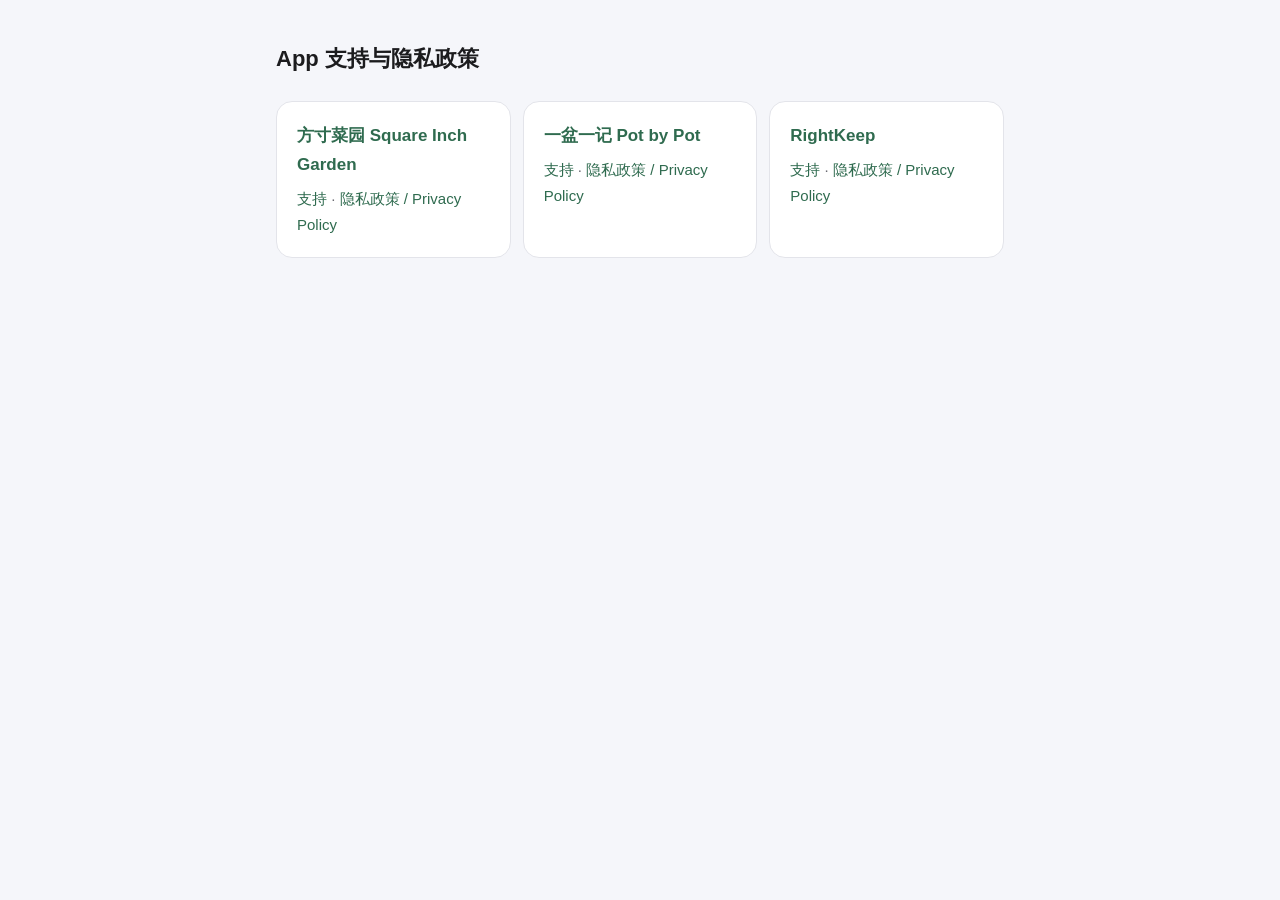
<file: index.html>
<!DOCTYPE html>
<html lang="zh-Hans">
<head>
  <meta charset="utf-8">
  <meta name="viewport" content="width=device-width, initial-scale=1">
  <title>App 支持与隐私政策</title>
  <link rel="stylesheet" href="style.css">
</head>
<body>
  <main class="wrap">
    <section>
      <h2>App 支持与隐私政策</h2>
      <div class="grid">
        <div class="card">
          <h3><a href="square-inch-garden/">方寸菜园 Square Inch Garden</a></h3>
          <p><a href="square-inch-garden/">支持</a> · <a href="square-inch-garden/privacy.html">隐私政策 / Privacy Policy</a></p>
        </div>
        <div class="card">
          <h3><a href="my-garden/">一盆一记 Pot by Pot</a></h3>
          <p><a href="my-garden/">支持</a> · <a href="my-garden/privacy.html">隐私政策 / Privacy Policy</a></p>
        </div>
        <div class="card">
          <h3><a href="rightkeep/">RightKeep</a></h3>
          <p><a href="rightkeep/">支持</a> · <a href="rightkeep/privacy.html">隐私政策 / Privacy Policy</a></p>
        </div>
      </div>
    </section>
  </main>
</body>
</html>
</file>
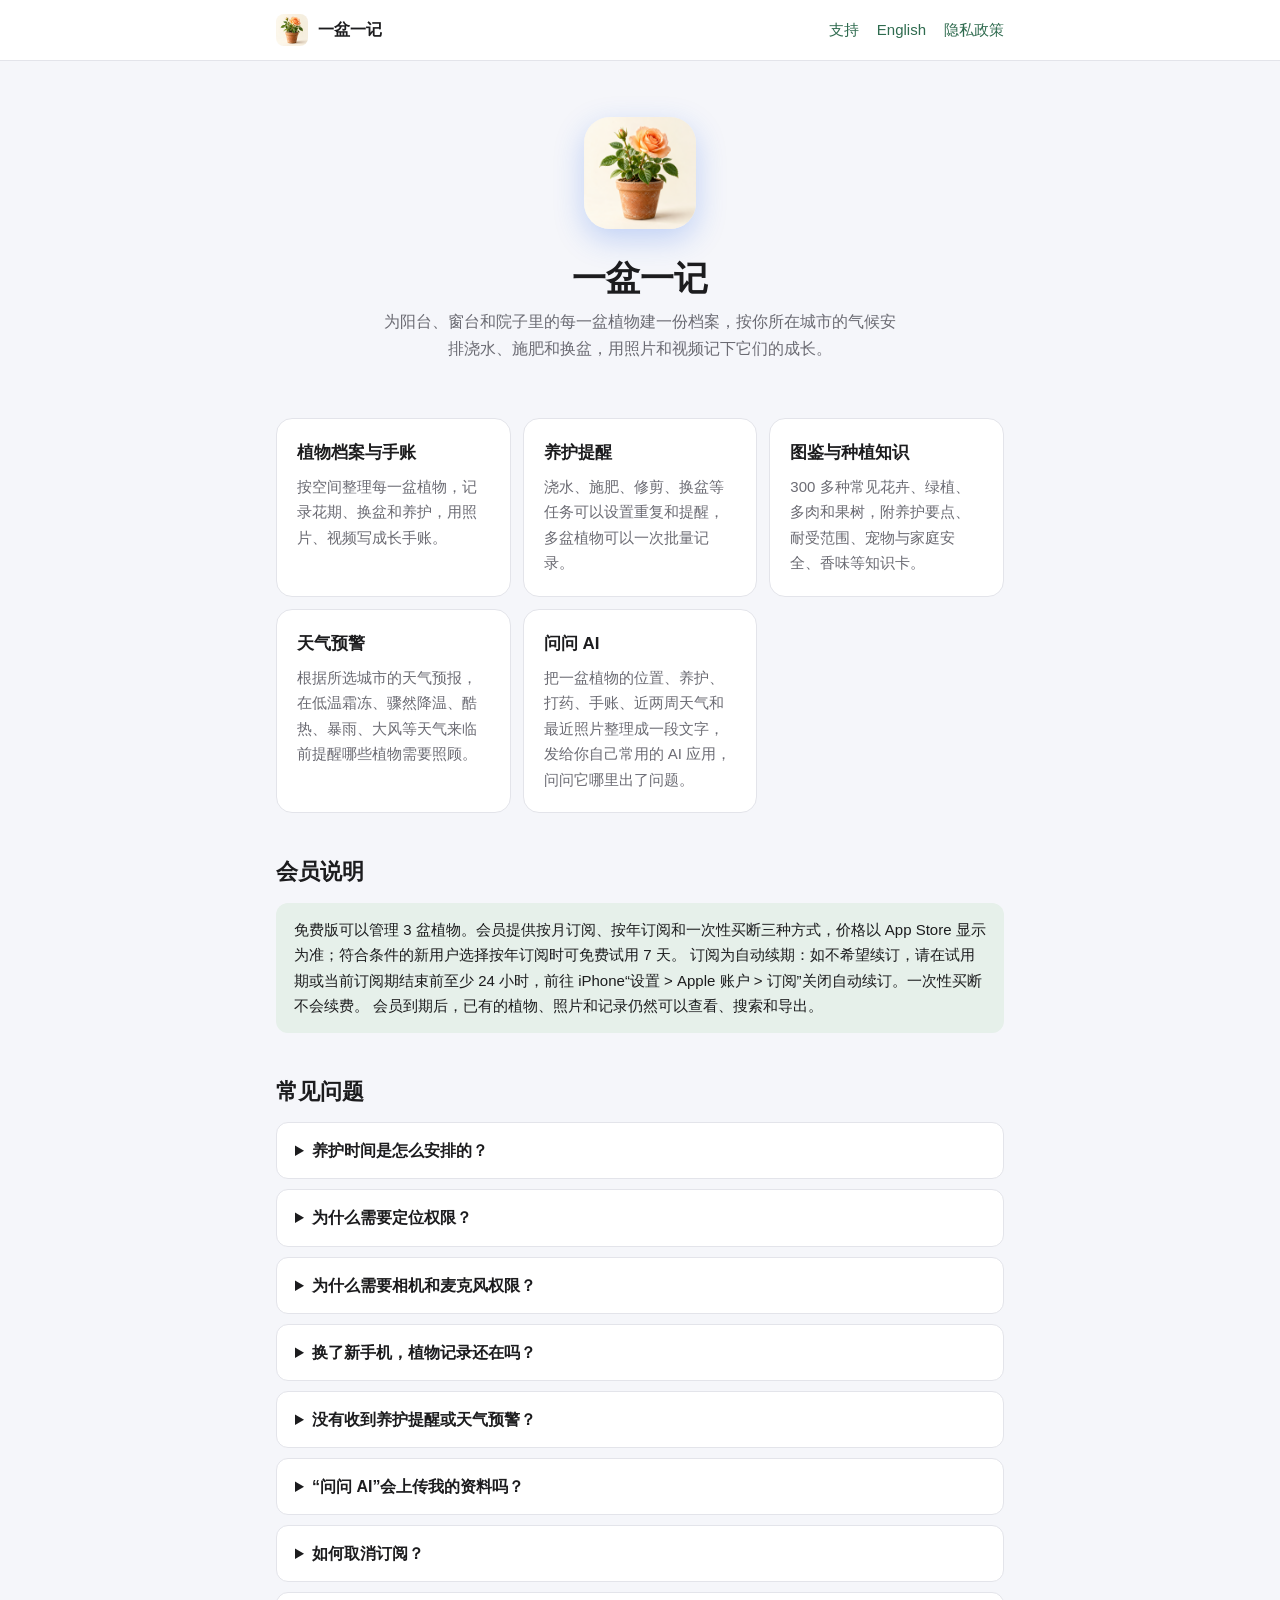
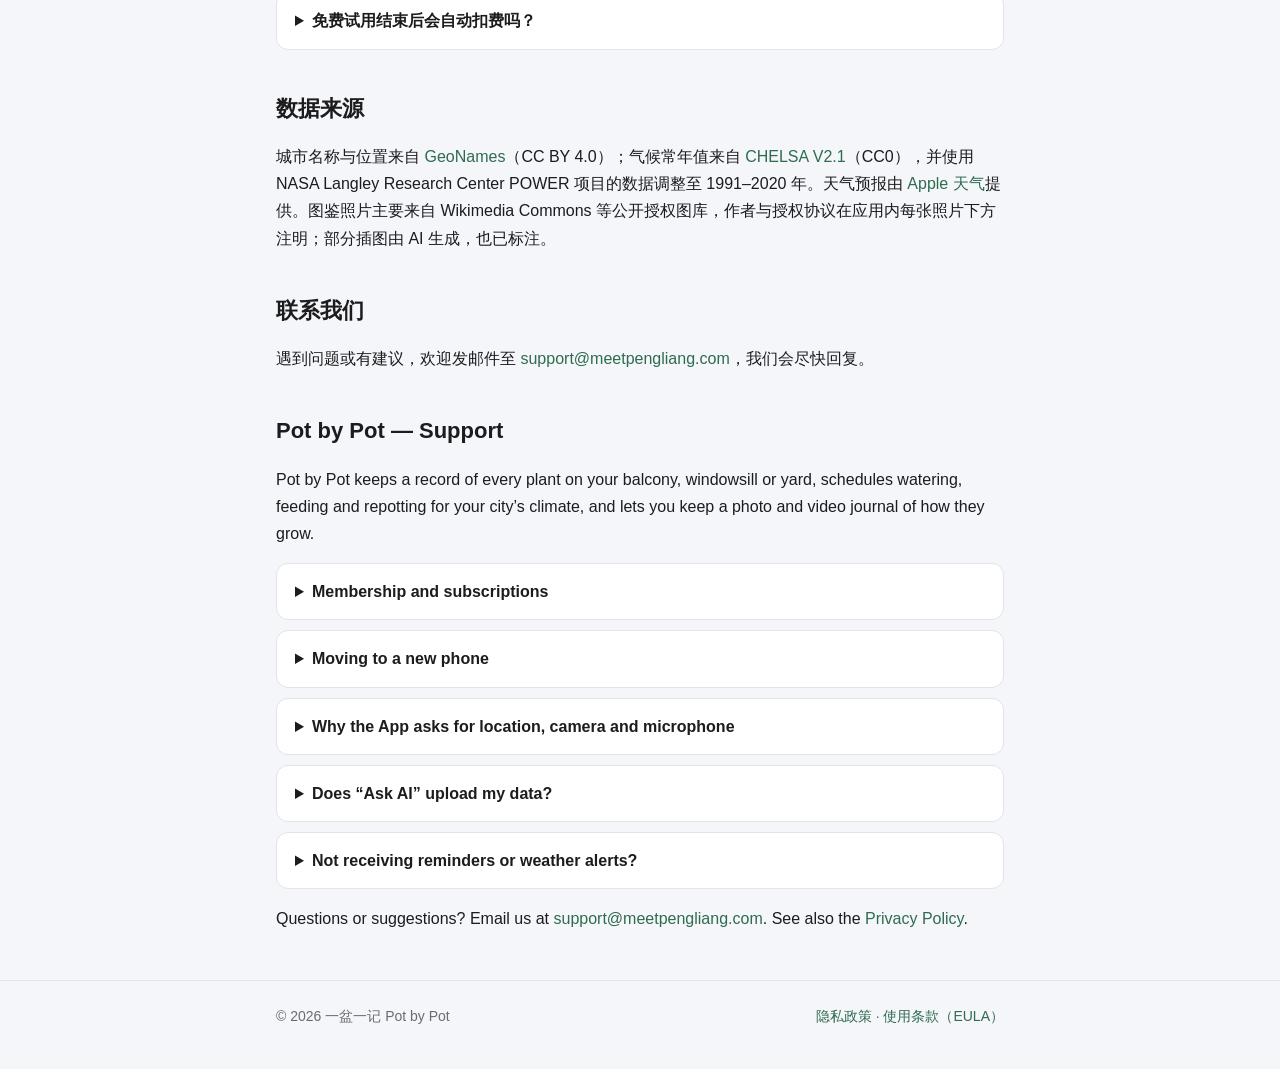
<file: my-garden/index.html>
<!DOCTYPE html>
<html lang="zh-Hans">
<head>
  <meta charset="utf-8">
  <meta name="viewport" content="width=device-width, initial-scale=1">
  <title>一盆一记 - 记录与照料你的每一盆植物</title>
  <meta name="description" content="一盆一记（Pot by Pot）是一款 iOS 植物养护应用：为每盆植物建立档案，按当地气候安排养护提醒，查看植物图鉴与种植知识，用照片和视频记录成长。">
  <link rel="icon" href="icon.png">
  <link rel="apple-touch-icon" href="icon.png">
  <link rel="stylesheet" href="../style.css">
</head>
<body>
  <header class="site">
    <div class="wrap">
      <a class="brand" href="./"><img src="icon.png" alt="">一盆一记</a>
      <nav class="links">
        <a href="#support">支持</a>
        <a href="#en">English</a>
        <a href="privacy.html">隐私政策</a>
      </nav>
    </div>
  </header>

  <main class="wrap">
    <div class="hero">
      <img src="icon.png" alt="一盆一记图标">
      <h1>一盆一记</h1>
      <p>为阳台、窗台和院子里的每一盆植物建一份档案，按你所在城市的气候安排浇水、施肥和换盆，用照片和视频记下它们的成长。</p>
    </div>

    <div class="grid">
      <div class="card">
        <h3>植物档案与手账</h3>
        <p>按空间整理每一盆植物，记录花期、换盆和养护，用照片、视频写成长手账。</p>
      </div>
      <div class="card">
        <h3>养护提醒</h3>
        <p>浇水、施肥、修剪、换盆等任务可以设置重复和提醒，多盆植物可以一次批量记录。</p>
      </div>
      <div class="card">
        <h3>图鉴与种植知识</h3>
        <p>300 多种常见花卉、绿植、多肉和果树，附养护要点、耐受范围、宠物与家庭安全、香味等知识卡。</p>
      </div>
      <div class="card">
        <h3>天气预警</h3>
        <p>根据所选城市的天气预报，在低温霜冻、骤然降温、酷热、暴雨、大风等天气来临前提醒哪些植物需要照顾。</p>
      </div>
      <div class="card">
        <h3>问问 AI</h3>
        <p>把一盆植物的位置、养护、打药、手账、近两周天气和最近照片整理成一段文字，发给你自己常用的 AI 应用，问问它哪里出了问题。</p>
      </div>
    </div>

    <section id="subscription">
      <h2>会员说明</h2>
      <div class="notice">
        免费版可以管理 3 盆植物。会员提供按月订阅、按年订阅和一次性买断三种方式，价格以 App Store 显示为准；符合条件的新用户选择按年订阅时可免费试用 7 天。
        订阅为自动续期：如不希望续订，请在试用期或当前订阅期结束前至少 24 小时，前往 iPhone“设置 &gt; Apple 账户 &gt; 订阅”关闭自动续订。一次性买断不会续费。
        会员到期后，已有的植物、照片和记录仍然可以查看、搜索和导出。
      </div>
    </section>

    <section id="support">
      <h2>常见问题</h2>

      <details>
        <summary>养护时间是怎么安排的？</summary>
        <p>图鉴里的养护建议按你所选城市的多年平均气候（气温、降水、霜期）换算月份，南半球、热带和高原城市都会相应调整。它反映的是“一般年份”，实际养护请结合植物状态和当年天气。</p>
      </details>

      <details>
        <summary>为什么需要定位权限？</summary>
        <p>只在选择城市时（首次设置或你在选择城市时轻点“使用我的位置”）用一次，用来找到离你最近的城市。应用只保存你选定的城市，不保存你的位置坐标，也不会在后台定位。你也可以拒绝授权，直接搜索城市。</p>
      </details>

      <details>
        <summary>为什么需要相机和麦克风权限？</summary>
        <p>相机用于给植物和手账拍照、录视频；麦克风只用于录制手账视频时的声音。拍摄的内容只保存在你的设备上。不授权也可以从相册选择照片。</p>
      </details>

      <details>
        <summary>换了新手机，植物记录还在吗？</summary>
        <p>在。“设置 &gt; iCloud 同步”默认开启，植物、空间、任务、手账与照片会存到你自己的 iCloud。新手机登录同一个 Apple 账户、打开一盆一记后，资料会自动同步过来；照片和视频较多时需要一些时间。iCloud 储存空间不足或关闭了同步时，可以在旧手机“设置 &gt; 导出完整备份”，再在新手机用“从备份恢复”导入。会员购买会随 Apple 账户恢复，也可在应用内点击“恢复购买”。</p>
      </details>

      <details>
        <summary>没有收到养护提醒或天气预警？</summary>
        <ul>
          <li>确认在任务里打开了提醒，并在系统“设置 &gt; 通知 &gt; 一盆一记”中允许通知；</li>
          <li>天气和病虫害提醒需要先选择城市，并在应用设置中打开“天气预警”或“病虫害预警”；</li>
          <li>天气预报每天更新一次，打开一次应用即可刷新。</li>
        </ul>
      </details>

      <details>
        <summary>“问问 AI”会上传我的资料吗？</summary>
        <p>不会。一盆一记本身不接入任何 AI 服务。“问问 AI”只是在本机把这一盆的记录整理成文字，你可以先预览全部内容、选择是否附上照片和天气，再通过系统分享发给你选择的 AI 应用，或者只拷贝文字。资料只有在你选定应用后才会离开设备，之后适用该应用的隐私规则。AI 的回答仅供参考，用药前请核对产品标签。这个功能免费版也可以使用。</p>
      </details>

      <details>
        <summary>如何取消订阅？</summary>
        <ol>
          <li>打开 iPhone 的“设置”App；</li>
          <li>轻点顶部你的名字，进入“订阅”；</li>
          <li>选择“一盆一记”的会员，轻点“取消订阅”。</li>
        </ol>
        <p>也可以在一盆一记的“设置 &gt; 管理订阅”中直接操作。取消后可以继续使用到当前订阅期结束。</p>
      </details>

      <details>
        <summary>免费试用结束后会自动扣费吗？</summary>
        <p>会。开始试用即开通了按年订阅，如果在试用结束前 24 小时仍未取消，Apple 将按年自动扣费。试用期内取消不会产生任何费用。</p>
      </details>
    </section>

    <section id="data">
      <h2>数据来源</h2>
      <p>城市名称与位置来自 <a href="https://www.geonames.org/">GeoNames</a>（CC BY 4.0）；气候常年值来自 <a href="https://www.chelsa-climate.org/">CHELSA V2.1</a>（CC0），并使用 NASA Langley Research Center POWER 项目的数据调整至 1991–2020 年。天气预报由 <a href="https://developer.apple.com/weatherkit/data-source-attribution/">Apple 天气</a>提供。图鉴照片主要来自 Wikimedia Commons 等公开授权图库，作者与授权协议在应用内每张照片下方注明；部分插图由 AI 生成，也已标注。</p>
    </section>

    <section id="contact">
      <h2>联系我们</h2>
      <p>遇到问题或有建议，欢迎发邮件至 <a class="mail" data-user="support" data-host="meetpengliang.com" data-subject="一盆一记">support [at] meetpengliang.com</a>，我们会尽快回复。</p>
    </section>

    <section id="en" lang="en">
      <h2>Pot by Pot — Support</h2>
      <p>Pot by Pot keeps a record of every plant on your balcony, windowsill or yard, schedules watering, feeding and repotting for your city’s climate, and lets you keep a photo and video journal of how they grow.</p>

      <details>
        <summary>Membership and subscriptions</summary>
        <p>The free version manages up to 3 plants. Membership is available as a monthly subscription, a yearly subscription or a one-time lifetime purchase; prices are shown in the App Store. Eligible new users get a 7-day free trial with the yearly plan. Subscriptions renew automatically unless turned off at least 24 hours before the end of the trial or current period in iPhone Settings &gt; Apple Account &gt; Subscriptions, or in Pot by Pot under Settings &gt; Manage subscription. The lifetime purchase never renews. After a membership ends, your existing plants, photos and records remain viewable, searchable and exportable.</p>
      </details>

      <details>
        <summary>Moving to a new phone</summary>
        <p>Settings &gt; iCloud Sync is on by default, so your plants, spaces, tasks, journal and photos are kept in your own iCloud. Sign in to the same Apple Account on the new phone and open Pot by Pot, and your garden syncs over; lots of photos and videos can take a while. If your iCloud storage is full or sync is off, use Settings &gt; Export full backup on the old phone, then Restore from backup on the new one. Purchases are restored with your Apple Account, or tap Restore purchases in the App.</p>
      </details>

      <details>
        <summary>Why the App asks for location, camera and microphone</summary>
        <p>Location is used once, when choosing a city, to find the nearest one; your coordinates are never stored. The camera takes photos and videos of your plants and journal, and the microphone records sound in journal videos only. Everything stays on your device.</p>
      </details>

      <details>
        <summary>Does “Ask AI” upload my data?</summary>
        <p>No. Pot by Pot does not connect to any AI service itself. “Ask AI” writes up one plant’s records on your device — location, care, sprays, journal, the last two weeks of weather and recent photos. You can preview everything and choose whether to include photos and weather, then send it through the share sheet to the AI app of your choice, or just copy the text. Nothing leaves your device until you pick an app, and that app’s privacy rules then apply. AI answers are for reference only; check the product label before applying any treatment. Ask AI is also available in the free version.</p>
      </details>

      <details>
        <summary>Not receiving reminders or weather alerts?</summary>
        <p>Make sure reminders are on for the task and notifications are allowed in Settings &gt; Notifications &gt; Pot by Pot. Weather alerts need a chosen city and the “Weather alerts” switch in the App’s settings. The forecast updates once a day when you open the App.</p>
      </details>

      <p>Questions or suggestions? Email us at <a class="mail" data-user="support" data-host="meetpengliang.com" data-subject="Pot by Pot">support [at] meetpengliang.com</a>. See also the <a href="privacy.html#en">Privacy Policy</a>.</p>
    </section>
  </main>

  <footer class="site">
    <div class="wrap">
      <span>© 2026 一盆一记 Pot by Pot</span>
      <span>
        <a href="privacy.html">隐私政策</a> ·
        <a href="https://www.apple.com/legal/internet-services/itunes/dev/stdeula/">使用条款（EULA）</a>
      </span>
    </div>
  </footer>
  <script>
    // The address is assembled in the browser so it never appears whole in the page source.
    document.querySelectorAll("a.mail").forEach(function (a) {
      var address = a.dataset.user + "@" + a.dataset.host;
      a.href = "mailto:" + address + "?subject=" + encodeURIComponent(a.dataset.subject);
      a.textContent = address;
    });
  </script>
</body>
</html>
</file>
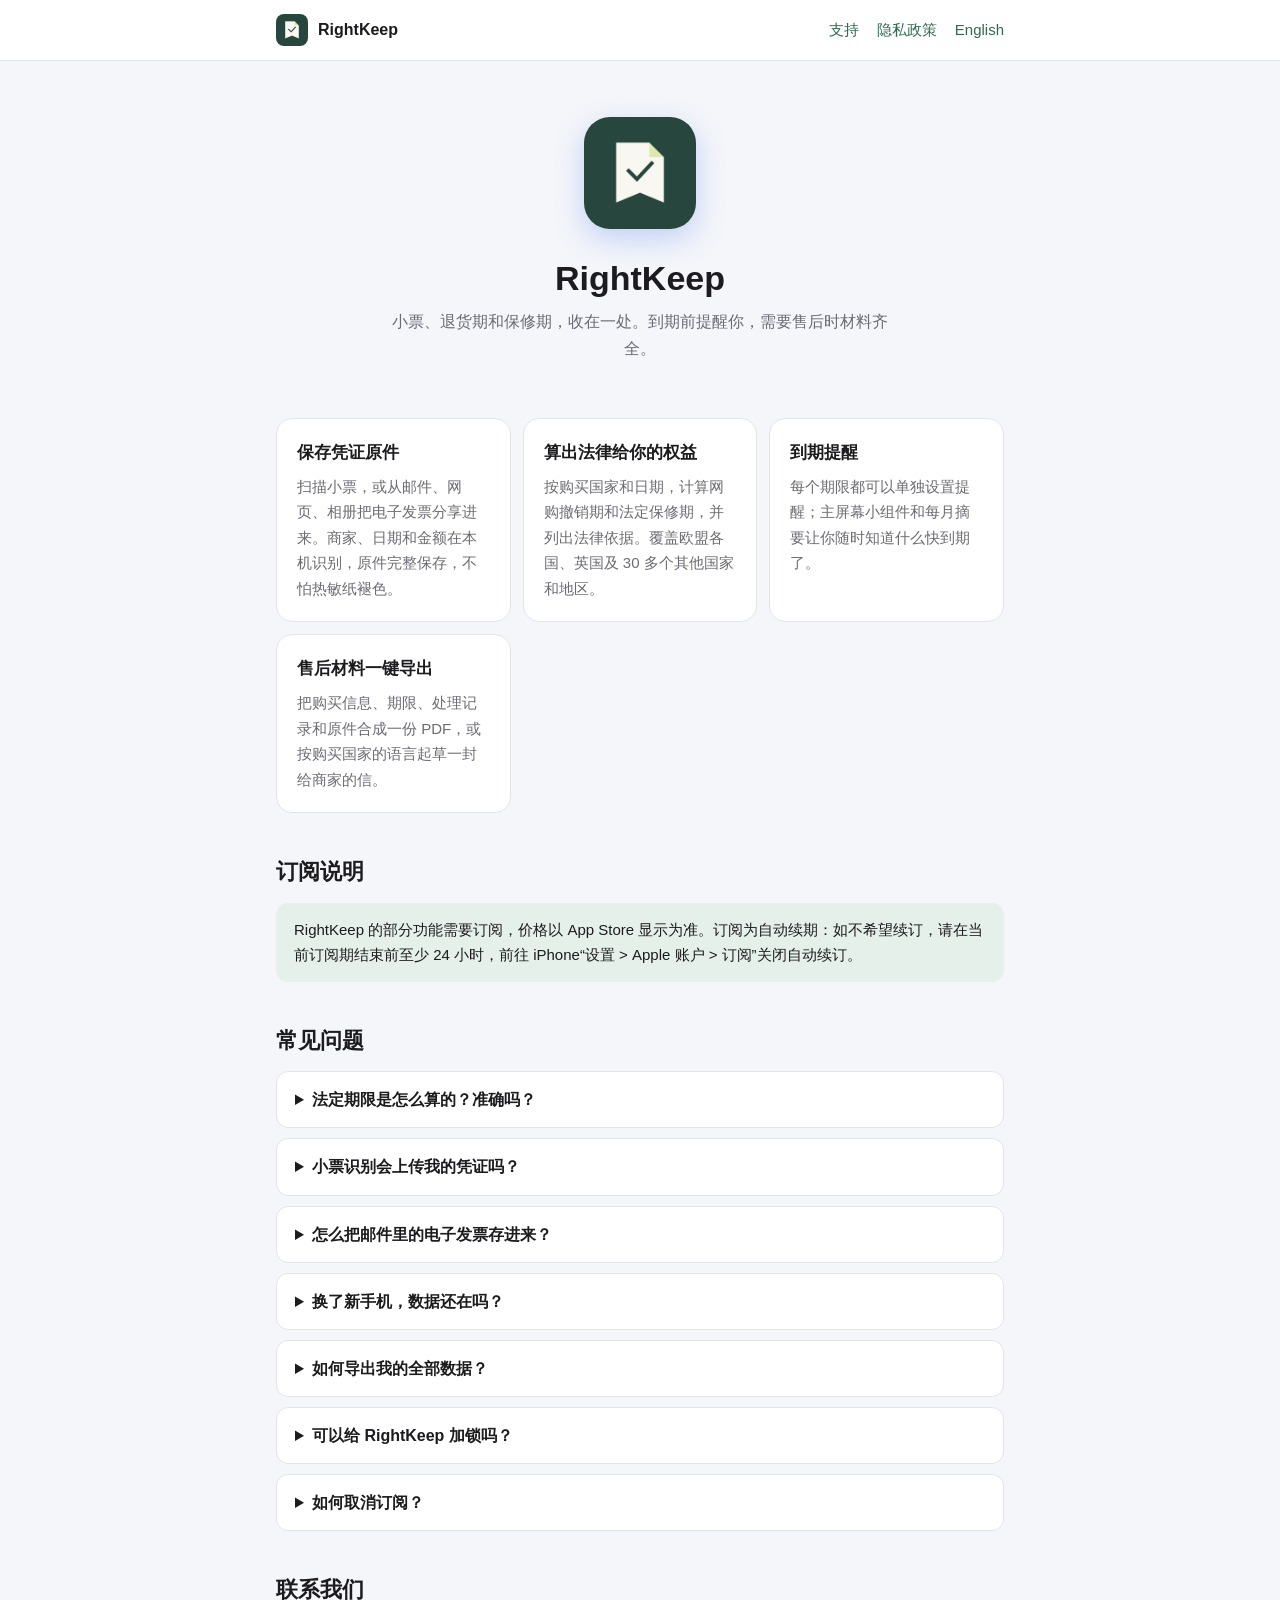
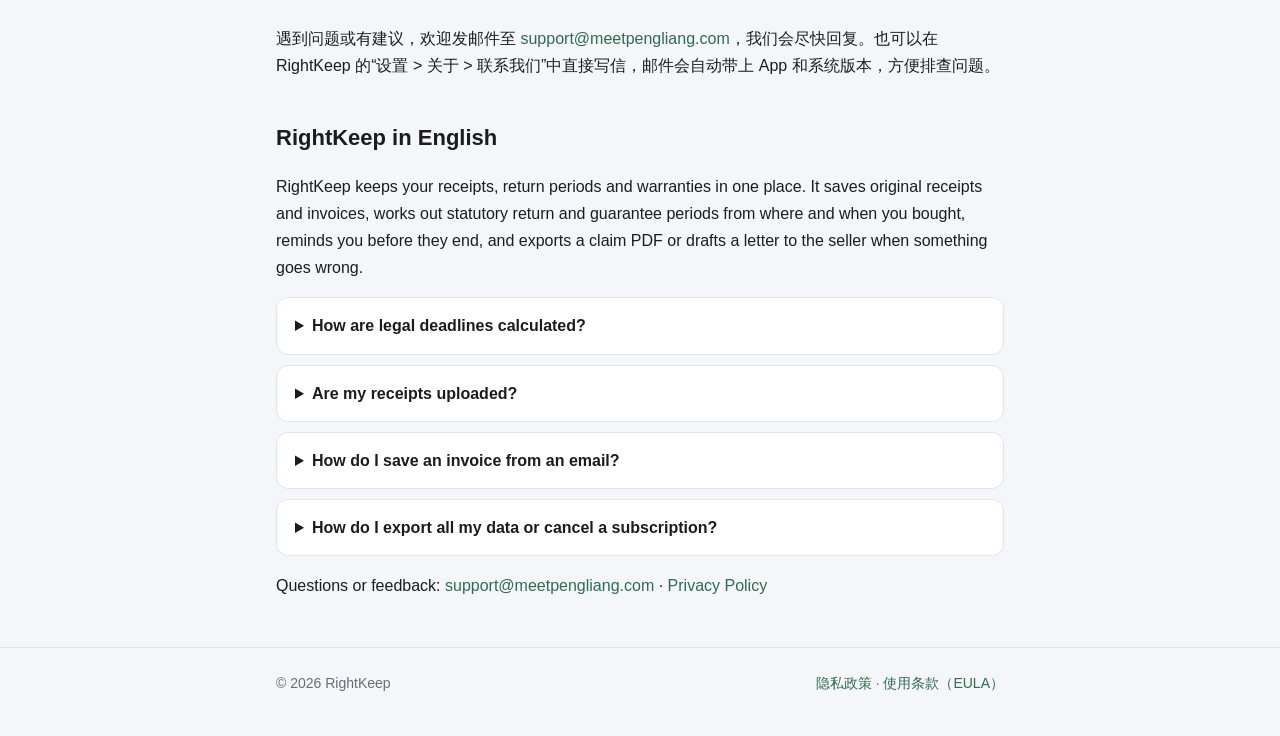
<file: rightkeep/index.html>
<!DOCTYPE html>
<html lang="zh-Hans">
<head>
  <meta charset="utf-8">
  <meta name="viewport" content="width=device-width, initial-scale=1">
  <title>RightKeep - 小票、退货期和保修期，收在一处</title>
  <meta name="description" content="RightKeep 是一款 iOS 应用：保存小票和发票，按购买国家计算法定退货期和保修期，到期前提醒你，需要售后时导出材料发给商家。">
  <link rel="icon" href="icon.png">
  <link rel="apple-touch-icon" href="icon.png">
  <link rel="stylesheet" href="../style.css">
</head>
<body>
  <header class="site">
    <div class="wrap">
      <a class="brand" href="./"><img src="icon.png" alt="">RightKeep</a>
      <nav class="links">
        <a href="#support">支持</a>
        <a href="privacy.html">隐私政策</a>
        <a href="#en">English</a>
      </nav>
    </div>
  </header>

  <main class="wrap">
    <div class="hero">
      <img src="icon.png" alt="RightKeep 图标">
      <h1>RightKeep</h1>
      <p>小票、退货期和保修期，收在一处。到期前提醒你，需要售后时材料齐全。</p>
    </div>

    <div class="grid">
      <div class="card">
        <h3>保存凭证原件</h3>
        <p>扫描小票，或从邮件、网页、相册把电子发票分享进来。商家、日期和金额在本机识别，原件完整保存，不怕热敏纸褪色。</p>
      </div>
      <div class="card">
        <h3>算出法律给你的权益</h3>
        <p>按购买国家和日期，计算网购撤销期和法定保修期，并列出法律依据。覆盖欧盟各国、英国及 30 多个其他国家和地区。</p>
      </div>
      <div class="card">
        <h3>到期提醒</h3>
        <p>每个期限都可以单独设置提醒；主屏幕小组件和每月摘要让你随时知道什么快到期了。</p>
      </div>
      <div class="card">
        <h3>售后材料一键导出</h3>
        <p>把购买信息、期限、处理记录和原件合成一份 PDF，或按购买国家的语言起草一封给商家的信。</p>
      </div>
    </div>

    <section id="subscription">
      <h2>订阅说明</h2>
      <div class="notice">
        RightKeep 的部分功能需要订阅，价格以 App Store 显示为准。订阅为自动续期：如不希望续订，请在当前订阅期结束前至少 24 小时，前往 iPhone“设置 &gt; Apple 账户 &gt; 订阅”关闭自动续订。
      </div>
    </section>

    <section id="support">
      <h2>常见问题</h2>

      <details>
        <summary>法定期限是怎么算的？准确吗？</summary>
        <p>RightKeep 内置了各国消费者权益相关的法律规则，根据你记录的购买国家、购买日期、收货日期和购买渠道计算网购撤销期和法定保修期，并在期限详情中列出所依据的法律条文和规则版本。规则会随 App 更新；如果购买信息或退货维修记录有变化，App 会提示你重新核对。计算结果仅供参考，不构成法律意见，遇到争议请咨询当地消费者组织或律师。</p>
      </details>

      <details>
        <summary>小票识别会上传我的凭证吗？</summary>
        <p>不会。文字识别在你的设备上完成；在支持 Apple 智能的设备上，整理商家、日期和金额也使用设备上的模型。识别出的信息请对照原件确认后再保存。</p>
      </details>

      <details>
        <summary>怎么把邮件里的电子发票存进来？</summary>
        <p>在“邮件”、Safari、“文件”或“照片”中打开发票，轻点分享按钮，选择 RightKeep。回到 RightKeep 后，会自动进入“凭证”页让你核对购买信息。一次最多可分享 10 个 PDF 或图片，每个不超过 20 MB。</p>
      </details>

      <details>
        <summary>换了新手机，数据还在吗？</summary>
        <p>在。默认情况下，你的记录和凭证原件会存到你自己的 iCloud。新手机登录同一个 Apple 账户、打开 RightKeep 后会自动同步过来，原件较多时需要一些时间。如果设备没有登录 iCloud，或你在 RightKeep 设置中关闭了 iCloud 同步，数据只保存在本机；建议定期在“设置 &gt; 你的数据 &gt; 导出全部数据”导出备份。</p>
      </details>

      <details>
        <summary>如何导出我的全部数据？</summary>
        <p>在“设置 &gt; 你的数据”中轻点“导出全部数据”，会生成一个 ZIP 压缩包，包含购买、商品、期限和退货维修记录的表格（CSV），以及全部凭证原件、附加文件和商品照片。</p>
      </details>

      <details>
        <summary>可以给 RightKeep 加锁吗？</summary>
        <p>可以。在“设置 &gt; 隐私与安全”中开启 Face ID、Touch ID 或设备密码锁定。离开 App 超过 1 分钟后，需要验证才能查看；开启后，小组件和每月摘要也不会显示商品名称。</p>
      </details>

      <details>
        <summary>如何取消订阅？</summary>
        <ol>
          <li>打开 iPhone 的“设置”App；</li>
          <li>轻点顶部你的名字，进入“订阅”；</li>
          <li>选择 RightKeep，轻点“取消订阅”。</li>
        </ol>
        <p>取消后可以继续使用到当前订阅期结束。</p>
      </details>
    </section>

    <section id="contact">
      <h2>联系我们</h2>
      <p>遇到问题或有建议，欢迎发邮件至 <a class="mail" data-user="support" data-host="meetpengliang.com" data-subject="RightKeep">support [at] meetpengliang.com</a>，我们会尽快回复。也可以在 RightKeep 的“设置 &gt; 关于 &gt; 联系我们”中直接写信，邮件会自动带上 App 和系统版本，方便排查问题。</p>
    </section>

    <section id="en" lang="en">
      <h2>RightKeep in English</h2>
      <p>RightKeep keeps your receipts, return periods and warranties in one place. It saves original receipts and invoices, works out statutory return and guarantee periods from where and when you bought, reminds you before they end, and exports a claim PDF or drafts a letter to the seller when something goes wrong.</p>
      <details>
        <summary>How are legal deadlines calculated?</summary>
        <p>RightKeep includes consumer-law rules for the EU member states, the UK and more than 30 other countries and regions. It uses the purchase country, purchase date, delivery date and purchase channel you record, and shows the legal basis and rule version for each result. Results are for information only and are not legal advice.</p>
      </details>
      <details>
        <summary>Are my receipts uploaded?</summary>
        <p>No. Text is recognised on your device, and on devices with Apple Intelligence the on-device model helps pick out the shop, date and amount. Records sync only to your own iCloud, and you can turn sync off in Settings.</p>
      </details>
      <details>
        <summary>How do I save an invoice from an email?</summary>
        <p>Open the invoice in Mail, Safari, Files or Photos, tap Share and choose RightKeep. When you return to RightKeep, it opens the purchase details for you to check. You can share up to 10 PDFs or images at a time, up to 20 MB each.</p>
      </details>
      <details>
        <summary>How do I export all my data or cancel a subscription?</summary>
        <p>Go to Settings &gt; Your data &gt; Export all data for a ZIP with CSV files and every original. To cancel a subscription, open the iPhone Settings app, tap your name, then Subscriptions, choose RightKeep and tap Cancel Subscription. You can keep using it until the end of the current period.</p>
      </details>
      <p>Questions or feedback: <a class="mail" data-user="support" data-host="meetpengliang.com" data-subject="RightKeep">support [at] meetpengliang.com</a> · <a href="privacy.html#en">Privacy Policy</a></p>
    </section>
  </main>

  <footer class="site">
    <div class="wrap">
      <span>© 2026 RightKeep</span>
      <span>
        <a href="privacy.html">隐私政策</a> ·
        <a href="https://www.apple.com/legal/internet-services/itunes/dev/stdeula/">使用条款（EULA）</a>
      </span>
    </div>
  </footer>
  <script>
    // The address is assembled in the browser so it never appears whole in the page source.
    document.querySelectorAll("a.mail").forEach(function (a) {
      var address = a.dataset.user + "@" + a.dataset.host;
      a.href = "mailto:" + address + "?subject=" + encodeURIComponent(a.dataset.subject);
      a.textContent = address;
    });
  </script>
</body>
</html>
</file>
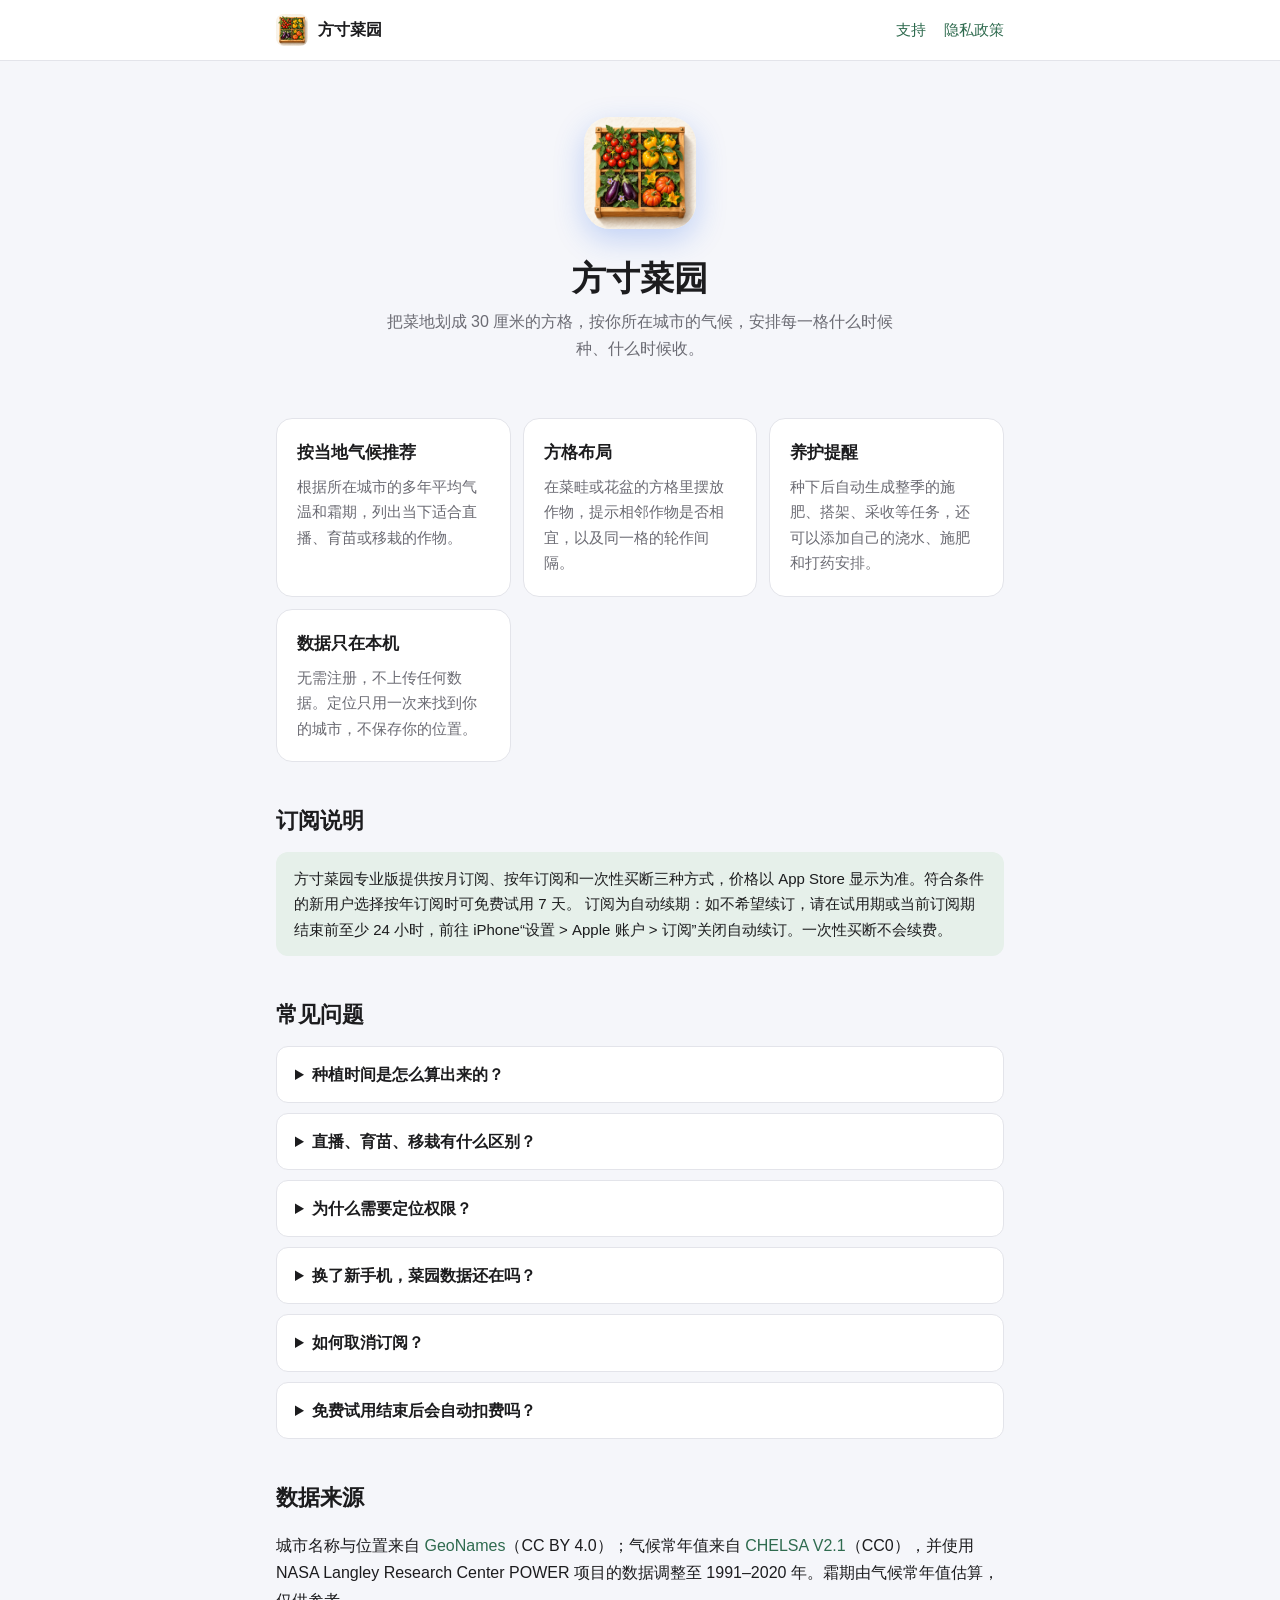
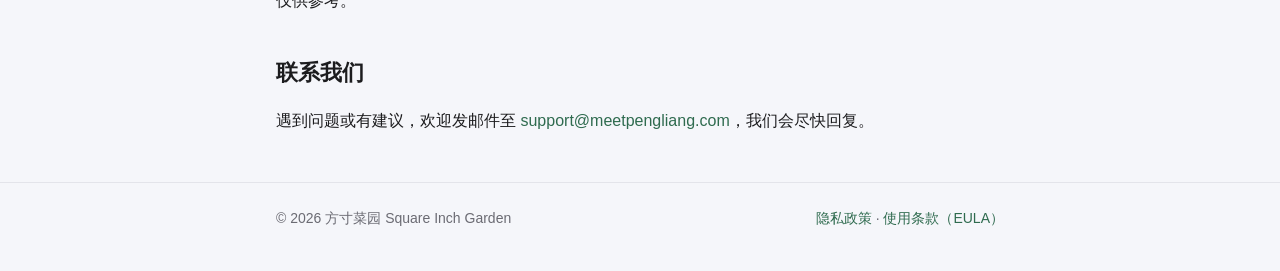
<file: square-inch-garden/index.html>
<!DOCTYPE html>
<html lang="zh-Hans">
<head>
  <meta charset="utf-8">
  <meta name="viewport" content="width=device-width, initial-scale=1">
  <title>方寸菜园 - 按当地气候规划你的小菜园</title>
  <meta name="description" content="方寸菜园（Square Inch Garden）是一款 iOS 方格菜园规划应用：按你所在城市的气候推荐种植时间，自动安排播种、移栽、施肥和采收提醒。">
  <link rel="icon" href="icon.png">
  <link rel="apple-touch-icon" href="icon.png">
  <link rel="stylesheet" href="../style.css">
</head>
<body>
  <header class="site">
    <div class="wrap">
      <a class="brand" href="./"><img src="icon.png" alt="">方寸菜园</a>
      <nav class="links">
        <a href="#support">支持</a>
        <a href="privacy.html">隐私政策</a>
      </nav>
    </div>
  </header>

  <main class="wrap">
    <div class="hero">
      <img src="icon.png" alt="方寸菜园图标">
      <h1>方寸菜园</h1>
      <p>把菜地划成 30 厘米的方格，按你所在城市的气候，安排每一格什么时候种、什么时候收。</p>
    </div>

    <div class="grid">
      <div class="card">
        <h3>按当地气候推荐</h3>
        <p>根据所在城市的多年平均气温和霜期，列出当下适合直播、育苗或移栽的作物。</p>
      </div>
      <div class="card">
        <h3>方格布局</h3>
        <p>在菜畦或花盆的方格里摆放作物，提示相邻作物是否相宜，以及同一格的轮作间隔。</p>
      </div>
      <div class="card">
        <h3>养护提醒</h3>
        <p>种下后自动生成整季的施肥、搭架、采收等任务，还可以添加自己的浇水、施肥和打药安排。</p>
      </div>
      <div class="card">
        <h3>数据只在本机</h3>
        <p>无需注册，不上传任何数据。定位只用一次来找到你的城市，不保存你的位置。</p>
      </div>
    </div>

    <section id="subscription">
      <h2>订阅说明</h2>
      <div class="notice">
        方寸菜园专业版提供按月订阅、按年订阅和一次性买断三种方式，价格以 App Store 显示为准。符合条件的新用户选择按年订阅时可免费试用 7 天。
        订阅为自动续期：如不希望续订，请在试用期或当前订阅期结束前至少 24 小时，前往 iPhone“设置 &gt; Apple 账户 &gt; 订阅”关闭自动续订。一次性买断不会续费。
      </div>
    </section>

    <section id="support">
      <h2>常见问题</h2>

      <details>
        <summary>种植时间是怎么算出来的？</summary>
        <p>方寸菜园根据你所在城市的多年平均气温和霜期，结合每种作物适合生长的温度和生长天数，估算出适合种植的时间段和大概的采收时间。它反映的是“一般年份”，当年偏冷或偏热时会有一两周的差别。如果你的菜地比城市平均更暖或更冷，可以在设置中手动调整霜期。</p>
      </details>

      <details>
        <summary>直播、育苗、移栽有什么区别？</summary>
        <ul>
          <li><strong>直播：</strong>把种子（或蒜瓣、薯块）直接种进菜地。</li>
          <li><strong>育苗：</strong>先在室内育苗，几周后再移栽到菜地，应用会在移栽时提醒你。</li>
          <li><strong>移栽：</strong>把自己育好或买来的苗种进菜地，采收时间从移栽那天算起。</li>
        </ul>
      </details>

      <details>
        <summary>为什么需要定位权限？</summary>
        <p>只在首次设置时（或你在设置中轻点“使用我的位置”时）用一次，用来找到离你最近的城市。应用只保存你选定的城市，不保存你的位置坐标，也不会在后台定位。你也可以拒绝授权，直接搜索城市。</p>
      </details>

      <details>
        <summary>换了新手机，菜园数据还在吗？</summary>
        <p>在。菜园数据会存到你自己的 iCloud。新手机登录同一个 Apple 账户、打开方寸菜园后，数据会自动同步过来；照片较多时需要一些时间。如果设备没有登录 iCloud，或在系统设置中关闭了方寸菜园使用 iCloud，数据只保存在本机，换机或删除应用后不会保留。专业版购买会随 Apple 账户自动恢复，也可在应用内点击“恢复购买”。</p>
      </details>

      <details>
        <summary>如何取消订阅？</summary>
        <ol>
          <li>打开 iPhone 的“设置”App；</li>
          <li>轻点顶部你的名字，进入“订阅”；</li>
          <li>选择“方寸菜园专业版”，轻点“取消订阅”。</li>
        </ol>
        <p>也可以在方寸菜园的“设置 &gt; 管理订阅”中直接操作。取消后可以继续使用到当前订阅期结束。</p>
      </details>

      <details>
        <summary>免费试用结束后会自动扣费吗？</summary>
        <p>会。开始试用即开通了按年订阅，如果在试用结束前 24 小时仍未取消，Apple 将按年自动扣费。试用期内取消不会产生任何费用。</p>
      </details>
    </section>

    <section id="data">
      <h2>数据来源</h2>
      <p>城市名称与位置来自 <a href="https://www.geonames.org/">GeoNames</a>（CC BY 4.0）；气候常年值来自 <a href="https://www.chelsa-climate.org/">CHELSA V2.1</a>（CC0），并使用 NASA Langley Research Center POWER 项目的数据调整至 1991–2020 年。霜期由气候常年值估算，仅供参考。</p>
    </section>

    <section id="contact">
      <h2>联系我们</h2>
      <p>遇到问题或有建议，欢迎发邮件至 <a class="mail" data-user="support" data-host="meetpengliang.com" data-subject="方寸菜园">support [at] meetpengliang.com</a>，我们会尽快回复。</p>
    </section>
  </main>

  <footer class="site">
    <div class="wrap">
      <span>© 2026 方寸菜园 Square Inch Garden</span>
      <span>
        <a href="privacy.html">隐私政策</a> ·
        <a href="https://www.apple.com/legal/internet-services/itunes/dev/stdeula/">使用条款（EULA）</a>
      </span>
    </div>
  </footer>
  <script>
    // The address is assembled in the browser so it never appears whole in the page source.
    document.querySelectorAll("a.mail").forEach(function (a) {
      var address = a.dataset.user + "@" + a.dataset.host;
      a.href = "mailto:" + address + "?subject=" + encodeURIComponent(a.dataset.subject);
      a.textContent = address;
    });
  </script>
</body>
</html>
</file>
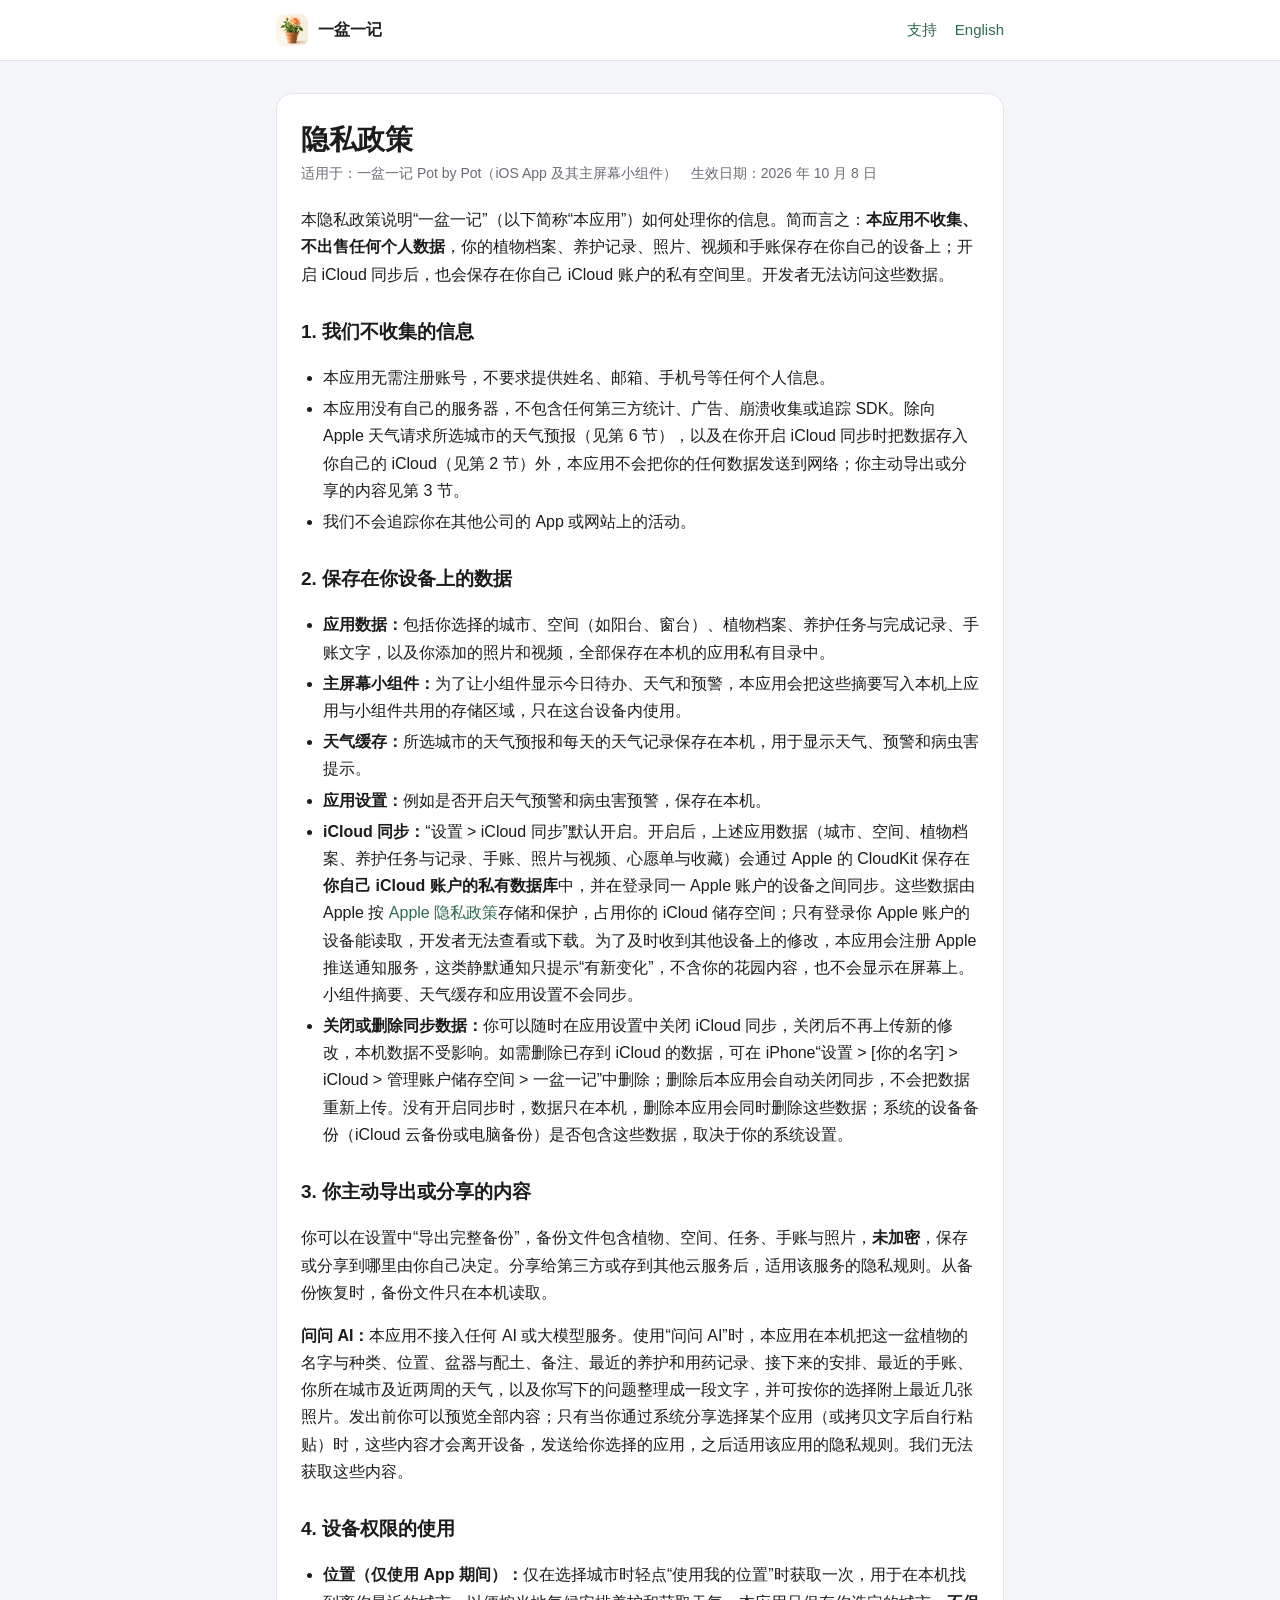
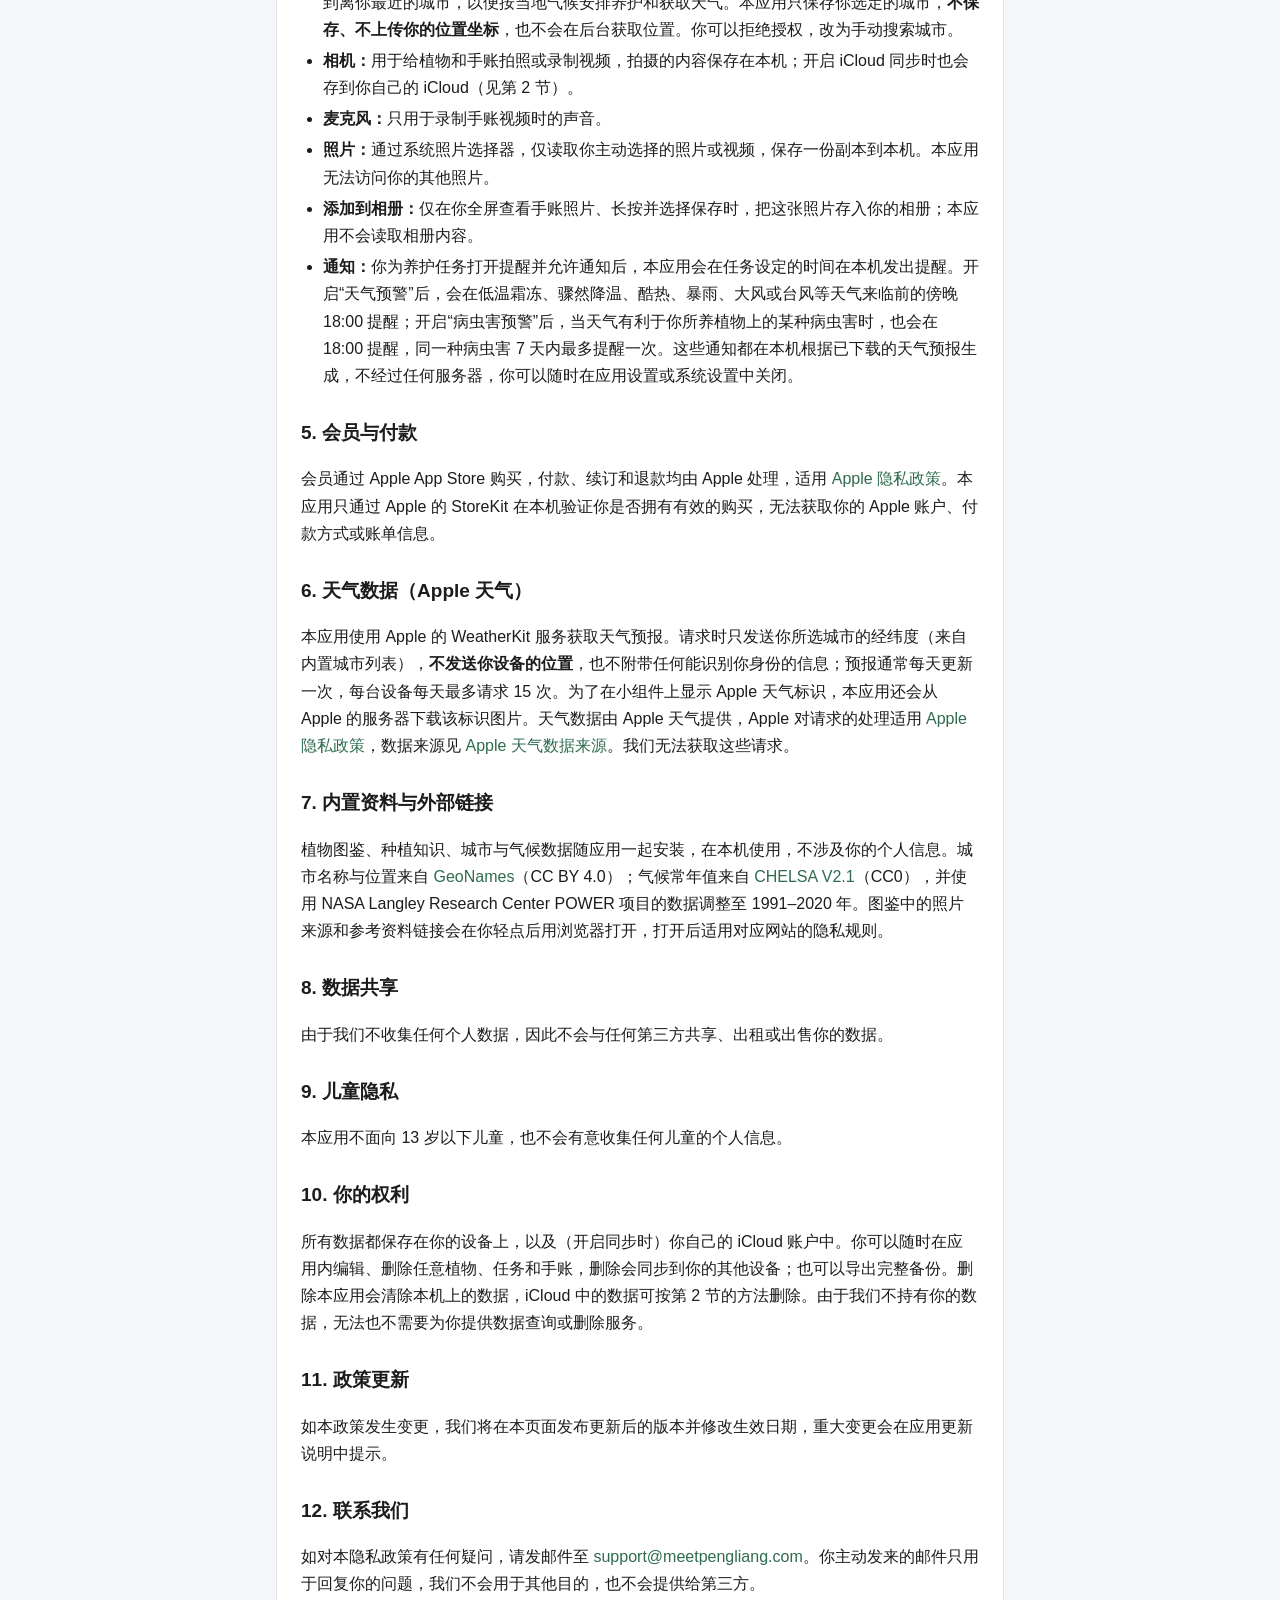
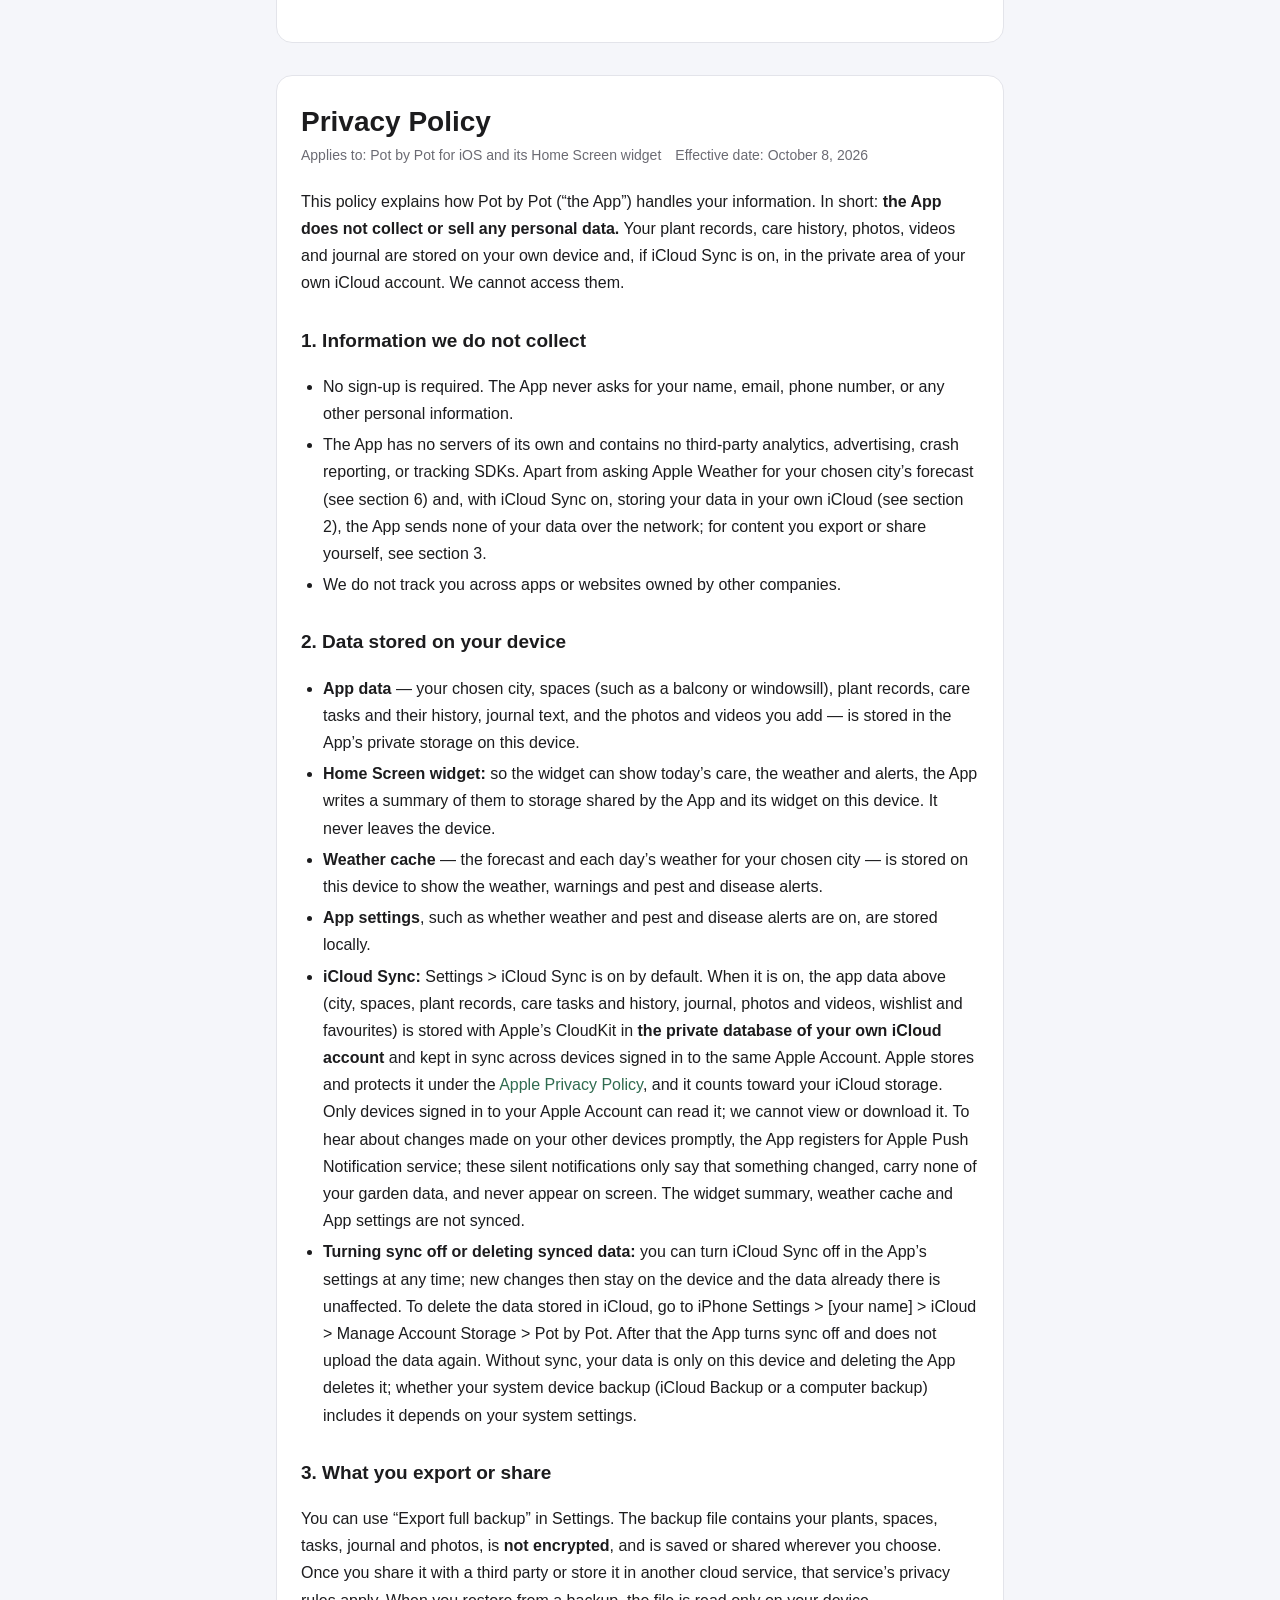
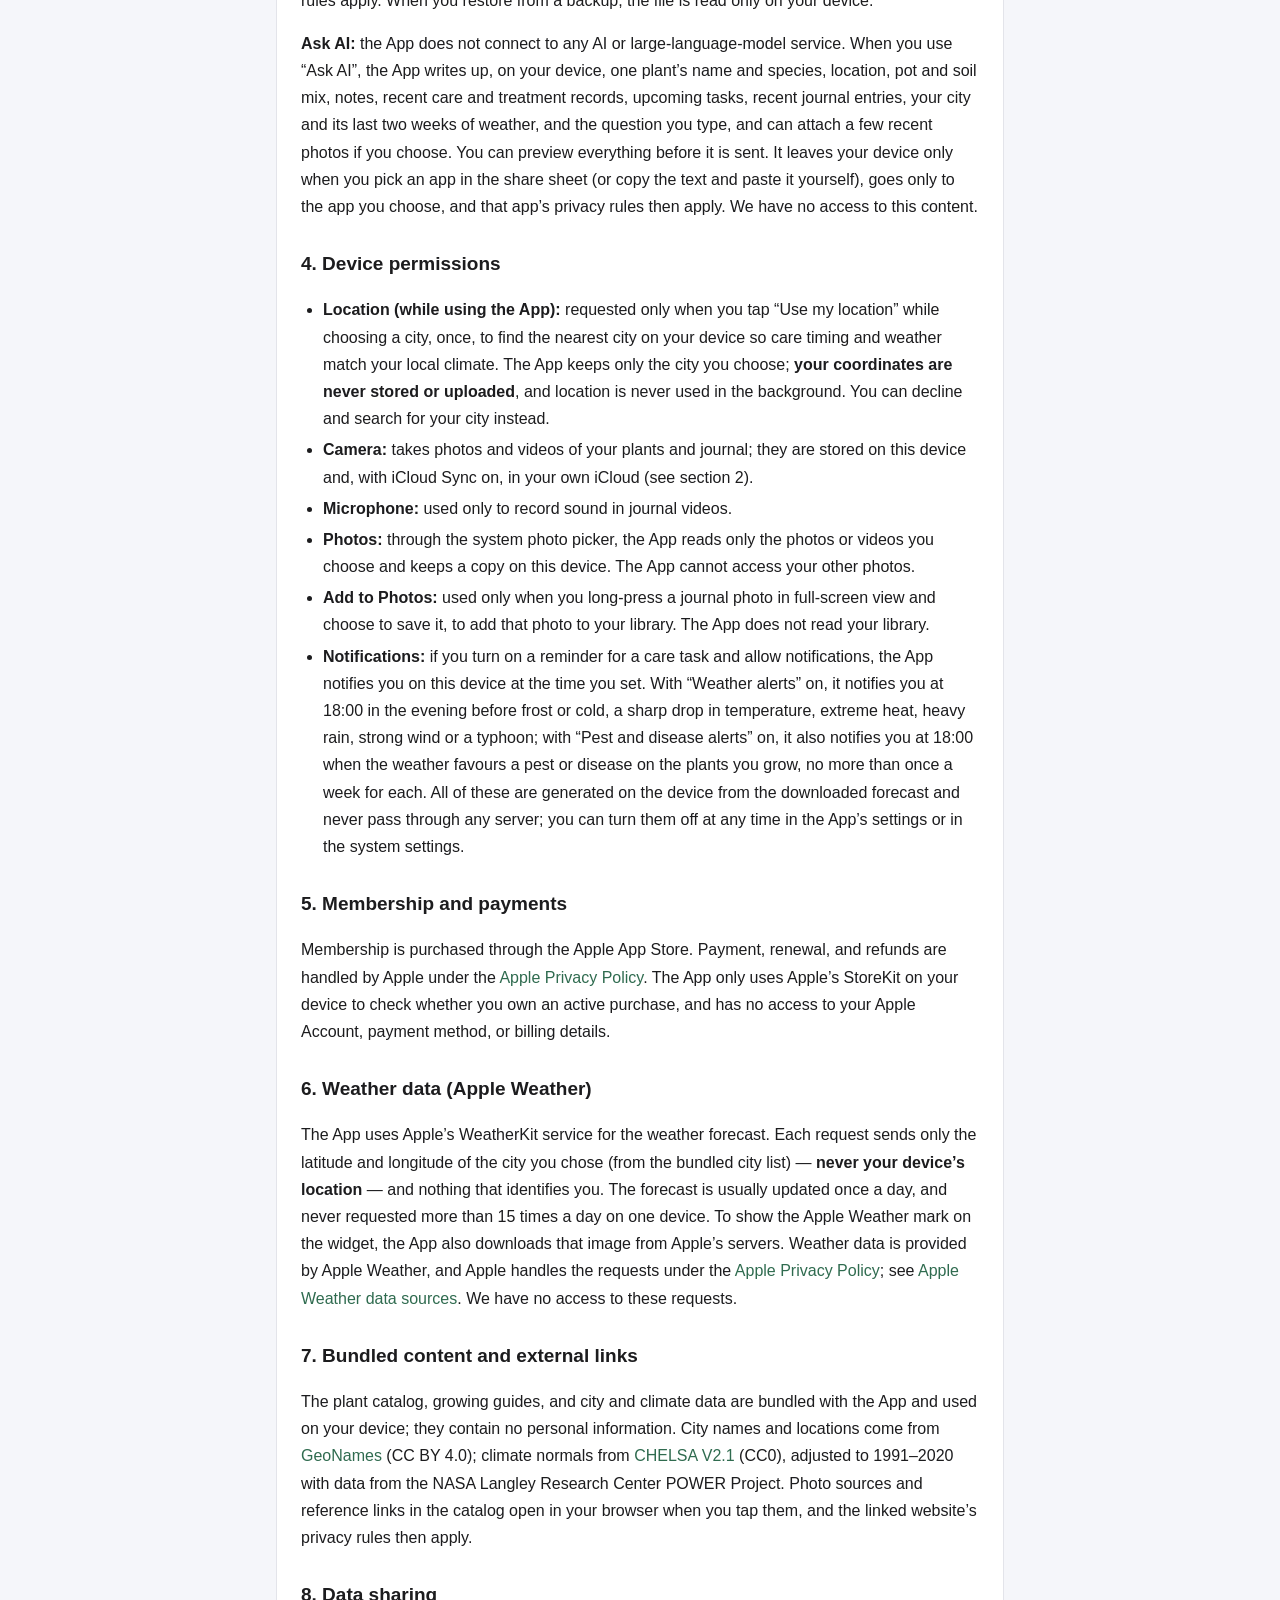
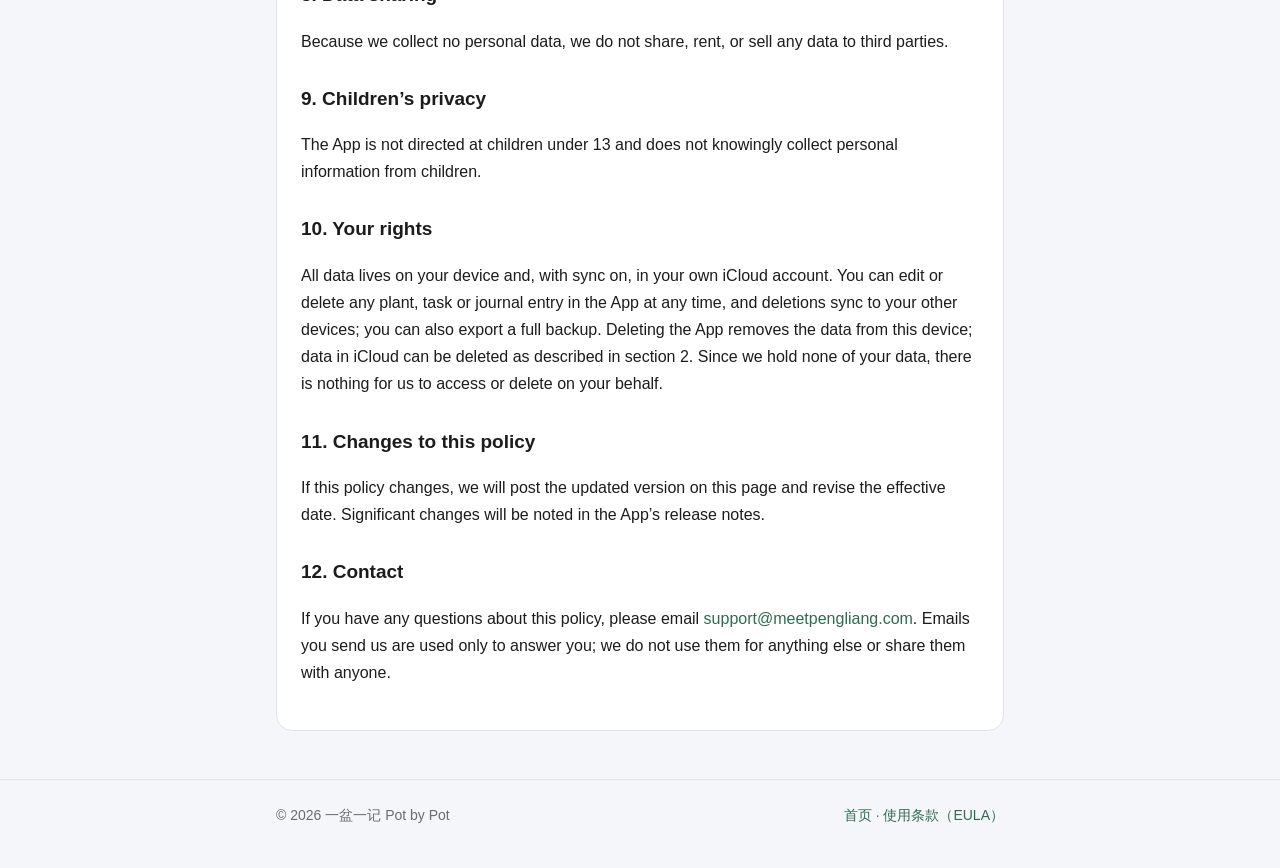
<file: my-garden/privacy.html>
<!DOCTYPE html>
<html lang="zh-Hans">
<head>
  <meta charset="utf-8">
  <meta name="viewport" content="width=device-width, initial-scale=1">
  <title>隐私政策 - 一盆一记</title>
  <meta name="description" content="一盆一记（Pot by Pot，iOS 植物养护应用）隐私政策：我们不收集任何个人数据，你的植物档案、照片和手账只保存在你的设备上。">
  <link rel="icon" href="icon.png">
  <link rel="stylesheet" href="../style.css">
</head>
<body>
  <header class="site">
    <div class="wrap">
      <a class="brand" href="./"><img src="icon.png" alt="">一盆一记</a>
      <nav class="links">
        <a href="./#support">支持</a>
        <a href="#en">English</a>
      </nav>
    </div>
  </header>

  <main class="wrap">
    <article class="doc" id="zh">
      <h1>隐私政策</h1>
      <p class="meta">适用于：一盆一记 Pot by Pot（iOS App 及其主屏幕小组件）　生效日期：2026 年 10 月 8 日</p>

      <p>本隐私政策说明“一盆一记”（以下简称“本应用”）如何处理你的信息。简而言之：<strong>本应用不收集、不出售任何个人数据</strong>，你的植物档案、养护记录、照片、视频和手账保存在你自己的设备上；开启 iCloud 同步后，也会保存在你自己 iCloud 账户的私有空间里。开发者无法访问这些数据。</p>

      <h2>1. 我们不收集的信息</h2>
      <ul>
        <li>本应用无需注册账号，不要求提供姓名、邮箱、手机号等任何个人信息。</li>
        <li>本应用没有自己的服务器，不包含任何第三方统计、广告、崩溃收集或追踪 SDK。除向 Apple 天气请求所选城市的天气预报（见第 6 节），以及在你开启 iCloud 同步时把数据存入你自己的 iCloud（见第 2 节）外，本应用不会把你的任何数据发送到网络；你主动导出或分享的内容见第 3 节。</li>
        <li>我们不会追踪你在其他公司的 App 或网站上的活动。</li>
      </ul>

      <h2>2. 保存在你设备上的数据</h2>
      <ul>
        <li><strong>应用数据：</strong>包括你选择的城市、空间（如阳台、窗台）、植物档案、养护任务与完成记录、手账文字，以及你添加的照片和视频，全部保存在本机的应用私有目录中。</li>
        <li><strong>主屏幕小组件：</strong>为了让小组件显示今日待办、天气和预警，本应用会把这些摘要写入本机上应用与小组件共用的存储区域，只在这台设备内使用。</li>
        <li><strong>天气缓存：</strong>所选城市的天气预报和每天的天气记录保存在本机，用于显示天气、预警和病虫害提示。</li>
        <li><strong>应用设置：</strong>例如是否开启天气预警和病虫害预警，保存在本机。</li>
        <li><strong>iCloud 同步：</strong>“设置 &gt; iCloud 同步”默认开启。开启后，上述应用数据（城市、空间、植物档案、养护任务与记录、手账、照片与视频、心愿单与收藏）会通过 Apple 的 CloudKit 保存在<strong>你自己 iCloud 账户的私有数据库</strong>中，并在登录同一 Apple 账户的设备之间同步。这些数据由 Apple 按 <a href="https://www.apple.com/legal/privacy/">Apple 隐私政策</a>存储和保护，占用你的 iCloud 储存空间；只有登录你 Apple 账户的设备能读取，开发者无法查看或下载。为了及时收到其他设备上的修改，本应用会注册 Apple 推送通知服务，这类静默通知只提示“有新变化”，不含你的花园内容，也不会显示在屏幕上。小组件摘要、天气缓存和应用设置不会同步。</li>
        <li><strong>关闭或删除同步数据：</strong>你可以随时在应用设置中关闭 iCloud 同步，关闭后不再上传新的修改，本机数据不受影响。如需删除已存到 iCloud 的数据，可在 iPhone“设置 &gt; [你的名字] &gt; iCloud &gt; 管理账户储存空间 &gt; 一盆一记”中删除；删除后本应用会自动关闭同步，不会把数据重新上传。没有开启同步时，数据只在本机，删除本应用会同时删除这些数据；系统的设备备份（iCloud 云备份或电脑备份）是否包含这些数据，取决于你的系统设置。</li>
      </ul>

      <h2>3. 你主动导出或分享的内容</h2>
      <p>你可以在设置中“导出完整备份”，备份文件包含植物、空间、任务、手账与照片，<strong>未加密</strong>，保存或分享到哪里由你自己决定。分享给第三方或存到其他云服务后，适用该服务的隐私规则。从备份恢复时，备份文件只在本机读取。</p>
      <p><strong>问问 AI：</strong>本应用不接入任何 AI 或大模型服务。使用“问问 AI”时，本应用在本机把这一盆植物的名字与种类、位置、盆器与配土、备注、最近的养护和用药记录、接下来的安排、最近的手账、你所在城市及近两周的天气，以及你写下的问题整理成一段文字，并可按你的选择附上最近几张照片。发出前你可以预览全部内容；只有当你通过系统分享选择某个应用（或拷贝文字后自行粘贴）时，这些内容才会离开设备，发送给你选择的应用，之后适用该应用的隐私规则。我们无法获取这些内容。</p>

      <h2>4. 设备权限的使用</h2>
      <ul>
        <li><strong>位置（仅使用 App 期间）：</strong>仅在选择城市时轻点“使用我的位置”时获取一次，用于在本机找到离你最近的城市，以便按当地气候安排养护和获取天气。本应用只保存你选定的城市，<strong>不保存、不上传你的位置坐标</strong>，也不会在后台获取位置。你可以拒绝授权，改为手动搜索城市。</li>
        <li><strong>相机：</strong>用于给植物和手账拍照或录制视频，拍摄的内容保存在本机；开启 iCloud 同步时也会存到你自己的 iCloud（见第 2 节）。</li>
        <li><strong>麦克风：</strong>只用于录制手账视频时的声音。</li>
        <li><strong>照片：</strong>通过系统照片选择器，仅读取你主动选择的照片或视频，保存一份副本到本机。本应用无法访问你的其他照片。</li>
        <li><strong>添加到相册：</strong>仅在你全屏查看手账照片、长按并选择保存时，把这张照片存入你的相册；本应用不会读取相册内容。</li>
        <li><strong>通知：</strong>你为养护任务打开提醒并允许通知后，本应用会在任务设定的时间在本机发出提醒。开启“天气预警”后，会在低温霜冻、骤然降温、酷热、暴雨、大风或台风等天气来临前的傍晚 18:00 提醒；开启“病虫害预警”后，当天气有利于你所养植物上的某种病虫害时，也会在 18:00 提醒，同一种病虫害 7 天内最多提醒一次。这些通知都在本机根据已下载的天气预报生成，不经过任何服务器，你可以随时在应用设置或系统设置中关闭。</li>
      </ul>

      <h2>5. 会员与付款</h2>
      <p>会员通过 Apple App Store 购买，付款、续订和退款均由 Apple 处理，适用 <a href="https://www.apple.com/legal/privacy/">Apple 隐私政策</a>。本应用只通过 Apple 的 StoreKit 在本机验证你是否拥有有效的购买，无法获取你的 Apple 账户、付款方式或账单信息。</p>

      <h2>6. 天气数据（Apple 天气）</h2>
      <p>本应用使用 Apple 的 WeatherKit 服务获取天气预报。请求时只发送你所选城市的经纬度（来自内置城市列表），<strong>不发送你设备的位置</strong>，也不附带任何能识别你身份的信息；预报通常每天更新一次，每台设备每天最多请求 15 次。为了在小组件上显示 Apple 天气标识，本应用还会从 Apple 的服务器下载该标识图片。天气数据由 Apple 天气提供，Apple 对请求的处理适用 <a href="https://www.apple.com/legal/privacy/">Apple 隐私政策</a>，数据来源见 <a href="https://developer.apple.com/weatherkit/data-source-attribution/">Apple 天气数据来源</a>。我们无法获取这些请求。</p>

      <h2>7. 内置资料与外部链接</h2>
      <p>植物图鉴、种植知识、城市与气候数据随应用一起安装，在本机使用，不涉及你的个人信息。城市名称与位置来自 <a href="https://www.geonames.org/">GeoNames</a>（CC BY 4.0）；气候常年值来自 <a href="https://www.chelsa-climate.org/">CHELSA V2.1</a>（CC0），并使用 NASA Langley Research Center POWER 项目的数据调整至 1991–2020 年。图鉴中的照片来源和参考资料链接会在你轻点后用浏览器打开，打开后适用对应网站的隐私规则。</p>

      <h2>8. 数据共享</h2>
      <p>由于我们不收集任何个人数据，因此不会与任何第三方共享、出租或出售你的数据。</p>

      <h2>9. 儿童隐私</h2>
      <p>本应用不面向 13 岁以下儿童，也不会有意收集任何儿童的个人信息。</p>

      <h2>10. 你的权利</h2>
      <p>所有数据都保存在你的设备上，以及（开启同步时）你自己的 iCloud 账户中。你可以随时在应用内编辑、删除任意植物、任务和手账，删除会同步到你的其他设备；也可以导出完整备份。删除本应用会清除本机上的数据，iCloud 中的数据可按第 2 节的方法删除。由于我们不持有你的数据，无法也不需要为你提供数据查询或删除服务。</p>

      <h2>11. 政策更新</h2>
      <p>如本政策发生变更，我们将在本页面发布更新后的版本并修改生效日期，重大变更会在应用更新说明中提示。</p>

      <h2>12. 联系我们</h2>
      <p>如对本隐私政策有任何疑问，请发邮件至 <a class="mail" data-user="support" data-host="meetpengliang.com" data-subject="一盆一记">support [at] meetpengliang.com</a>。你主动发来的邮件只用于回复你的问题，我们不会用于其他目的，也不会提供给第三方。</p>
    </article>

    <article class="doc" id="en" lang="en">
      <h1>Privacy Policy</h1>
      <p class="meta">Applies to: Pot by Pot for iOS and its Home Screen widget　Effective date: October 8, 2026</p>

      <p>This policy explains how Pot by Pot (“the App”) handles your information. In short: <strong>the App does not collect or sell any personal data.</strong> Your plant records, care history, photos, videos and journal are stored on your own device and, if iCloud Sync is on, in the private area of your own iCloud account. We cannot access them.</p>

      <h2>1. Information we do not collect</h2>
      <ul>
        <li>No sign-up is required. The App never asks for your name, email, phone number, or any other personal information.</li>
        <li>The App has no servers of its own and contains no third-party analytics, advertising, crash reporting, or tracking SDKs. Apart from asking Apple Weather for your chosen city’s forecast (see section 6) and, with iCloud Sync on, storing your data in your own iCloud (see section 2), the App sends none of your data over the network; for content you export or share yourself, see section 3.</li>
        <li>We do not track you across apps or websites owned by other companies.</li>
      </ul>

      <h2>2. Data stored on your device</h2>
      <ul>
        <li><strong>App data</strong> — your chosen city, spaces (such as a balcony or windowsill), plant records, care tasks and their history, journal text, and the photos and videos you add — is stored in the App’s private storage on this device.</li>
        <li><strong>Home Screen widget:</strong> so the widget can show today’s care, the weather and alerts, the App writes a summary of them to storage shared by the App and its widget on this device. It never leaves the device.</li>
        <li><strong>Weather cache</strong> — the forecast and each day’s weather for your chosen city — is stored on this device to show the weather, warnings and pest and disease alerts.</li>
        <li><strong>App settings</strong>, such as whether weather and pest and disease alerts are on, are stored locally.</li>
        <li><strong>iCloud Sync:</strong> Settings &gt; iCloud Sync is on by default. When it is on, the app data above (city, spaces, plant records, care tasks and history, journal, photos and videos, wishlist and favourites) is stored with Apple’s CloudKit in <strong>the private database of your own iCloud account</strong> and kept in sync across devices signed in to the same Apple Account. Apple stores and protects it under the <a href="https://www.apple.com/legal/privacy/">Apple Privacy Policy</a>, and it counts toward your iCloud storage. Only devices signed in to your Apple Account can read it; we cannot view or download it. To hear about changes made on your other devices promptly, the App registers for Apple Push Notification service; these silent notifications only say that something changed, carry none of your garden data, and never appear on screen. The widget summary, weather cache and App settings are not synced.</li>
        <li><strong>Turning sync off or deleting synced data:</strong> you can turn iCloud Sync off in the App’s settings at any time; new changes then stay on the device and the data already there is unaffected. To delete the data stored in iCloud, go to iPhone Settings &gt; [your name] &gt; iCloud &gt; Manage Account Storage &gt; Pot by Pot. After that the App turns sync off and does not upload the data again. Without sync, your data is only on this device and deleting the App deletes it; whether your system device backup (iCloud Backup or a computer backup) includes it depends on your system settings.</li>
      </ul>

      <h2>3. What you export or share</h2>
      <p>You can use “Export full backup” in Settings. The backup file contains your plants, spaces, tasks, journal and photos, is <strong>not encrypted</strong>, and is saved or shared wherever you choose. Once you share it with a third party or store it in another cloud service, that service’s privacy rules apply. When you restore from a backup, the file is read only on your device.</p>
      <p><strong>Ask AI:</strong> the App does not connect to any AI or large-language-model service. When you use “Ask AI”, the App writes up, on your device, one plant’s name and species, location, pot and soil mix, notes, recent care and treatment records, upcoming tasks, recent journal entries, your city and its last two weeks of weather, and the question you type, and can attach a few recent photos if you choose. You can preview everything before it is sent. It leaves your device only when you pick an app in the share sheet (or copy the text and paste it yourself), goes only to the app you choose, and that app’s privacy rules then apply. We have no access to this content.</p>

      <h2>4. Device permissions</h2>
      <ul>
        <li><strong>Location (while using the App):</strong> requested only when you tap “Use my location” while choosing a city, once, to find the nearest city on your device so care timing and weather match your local climate. The App keeps only the city you choose; <strong>your coordinates are never stored or uploaded</strong>, and location is never used in the background. You can decline and search for your city instead.</li>
        <li><strong>Camera:</strong> takes photos and videos of your plants and journal; they are stored on this device and, with iCloud Sync on, in your own iCloud (see section 2).</li>
        <li><strong>Microphone:</strong> used only to record sound in journal videos.</li>
        <li><strong>Photos:</strong> through the system photo picker, the App reads only the photos or videos you choose and keeps a copy on this device. The App cannot access your other photos.</li>
        <li><strong>Add to Photos:</strong> used only when you long-press a journal photo in full-screen view and choose to save it, to add that photo to your library. The App does not read your library.</li>
        <li><strong>Notifications:</strong> if you turn on a reminder for a care task and allow notifications, the App notifies you on this device at the time you set. With “Weather alerts” on, it notifies you at 18:00 in the evening before frost or cold, a sharp drop in temperature, extreme heat, heavy rain, strong wind or a typhoon; with “Pest and disease alerts” on, it also notifies you at 18:00 when the weather favours a pest or disease on the plants you grow, no more than once a week for each. All of these are generated on the device from the downloaded forecast and never pass through any server; you can turn them off at any time in the App’s settings or in the system settings.</li>
      </ul>

      <h2>5. Membership and payments</h2>
      <p>Membership is purchased through the Apple App Store. Payment, renewal, and refunds are handled by Apple under the <a href="https://www.apple.com/legal/privacy/">Apple Privacy Policy</a>. The App only uses Apple’s StoreKit on your device to check whether you own an active purchase, and has no access to your Apple Account, payment method, or billing details.</p>

      <h2>6. Weather data (Apple Weather)</h2>
      <p>The App uses Apple’s WeatherKit service for the weather forecast. Each request sends only the latitude and longitude of the city you chose (from the bundled city list) — <strong>never your device’s location</strong> — and nothing that identifies you. The forecast is usually updated once a day, and never requested more than 15 times a day on one device. To show the Apple Weather mark on the widget, the App also downloads that image from Apple’s servers. Weather data is provided by Apple Weather, and Apple handles the requests under the <a href="https://www.apple.com/legal/privacy/">Apple Privacy Policy</a>; see <a href="https://developer.apple.com/weatherkit/data-source-attribution/">Apple Weather data sources</a>. We have no access to these requests.</p>

      <h2>7. Bundled content and external links</h2>
      <p>The plant catalog, growing guides, and city and climate data are bundled with the App and used on your device; they contain no personal information. City names and locations come from <a href="https://www.geonames.org/">GeoNames</a> (CC BY 4.0); climate normals from <a href="https://www.chelsa-climate.org/">CHELSA V2.1</a> (CC0), adjusted to 1991–2020 with data from the NASA Langley Research Center POWER Project. Photo sources and reference links in the catalog open in your browser when you tap them, and the linked website’s privacy rules then apply.</p>

      <h2>8. Data sharing</h2>
      <p>Because we collect no personal data, we do not share, rent, or sell any data to third parties.</p>

      <h2>9. Children’s privacy</h2>
      <p>The App is not directed at children under 13 and does not knowingly collect personal information from children.</p>

      <h2>10. Your rights</h2>
      <p>All data lives on your device and, with sync on, in your own iCloud account. You can edit or delete any plant, task or journal entry in the App at any time, and deletions sync to your other devices; you can also export a full backup. Deleting the App removes the data from this device; data in iCloud can be deleted as described in section 2. Since we hold none of your data, there is nothing for us to access or delete on your behalf.</p>

      <h2>11. Changes to this policy</h2>
      <p>If this policy changes, we will post the updated version on this page and revise the effective date. Significant changes will be noted in the App’s release notes.</p>

      <h2>12. Contact</h2>
      <p>If you have any questions about this policy, please email <a class="mail" data-user="support" data-host="meetpengliang.com" data-subject="Pot by Pot">support [at] meetpengliang.com</a>. Emails you send us are used only to answer you; we do not use them for anything else or share them with anyone.</p>
    </article>
  </main>

  <footer class="site">
    <div class="wrap">
      <span>© 2026 一盆一记 Pot by Pot</span>
      <span><a href="./">首页</a> · <a href="https://www.apple.com/legal/internet-services/itunes/dev/stdeula/">使用条款（EULA）</a></span>
    </div>
  </footer>
  <script>
    // The address is assembled in the browser so it never appears whole in the page source.
    document.querySelectorAll("a.mail").forEach(function (a) {
      var address = a.dataset.user + "@" + a.dataset.host;
      a.href = "mailto:" + address + "?subject=" + encodeURIComponent(a.dataset.subject);
      a.textContent = address;
    });
  </script>
</body>
</html>
</file>
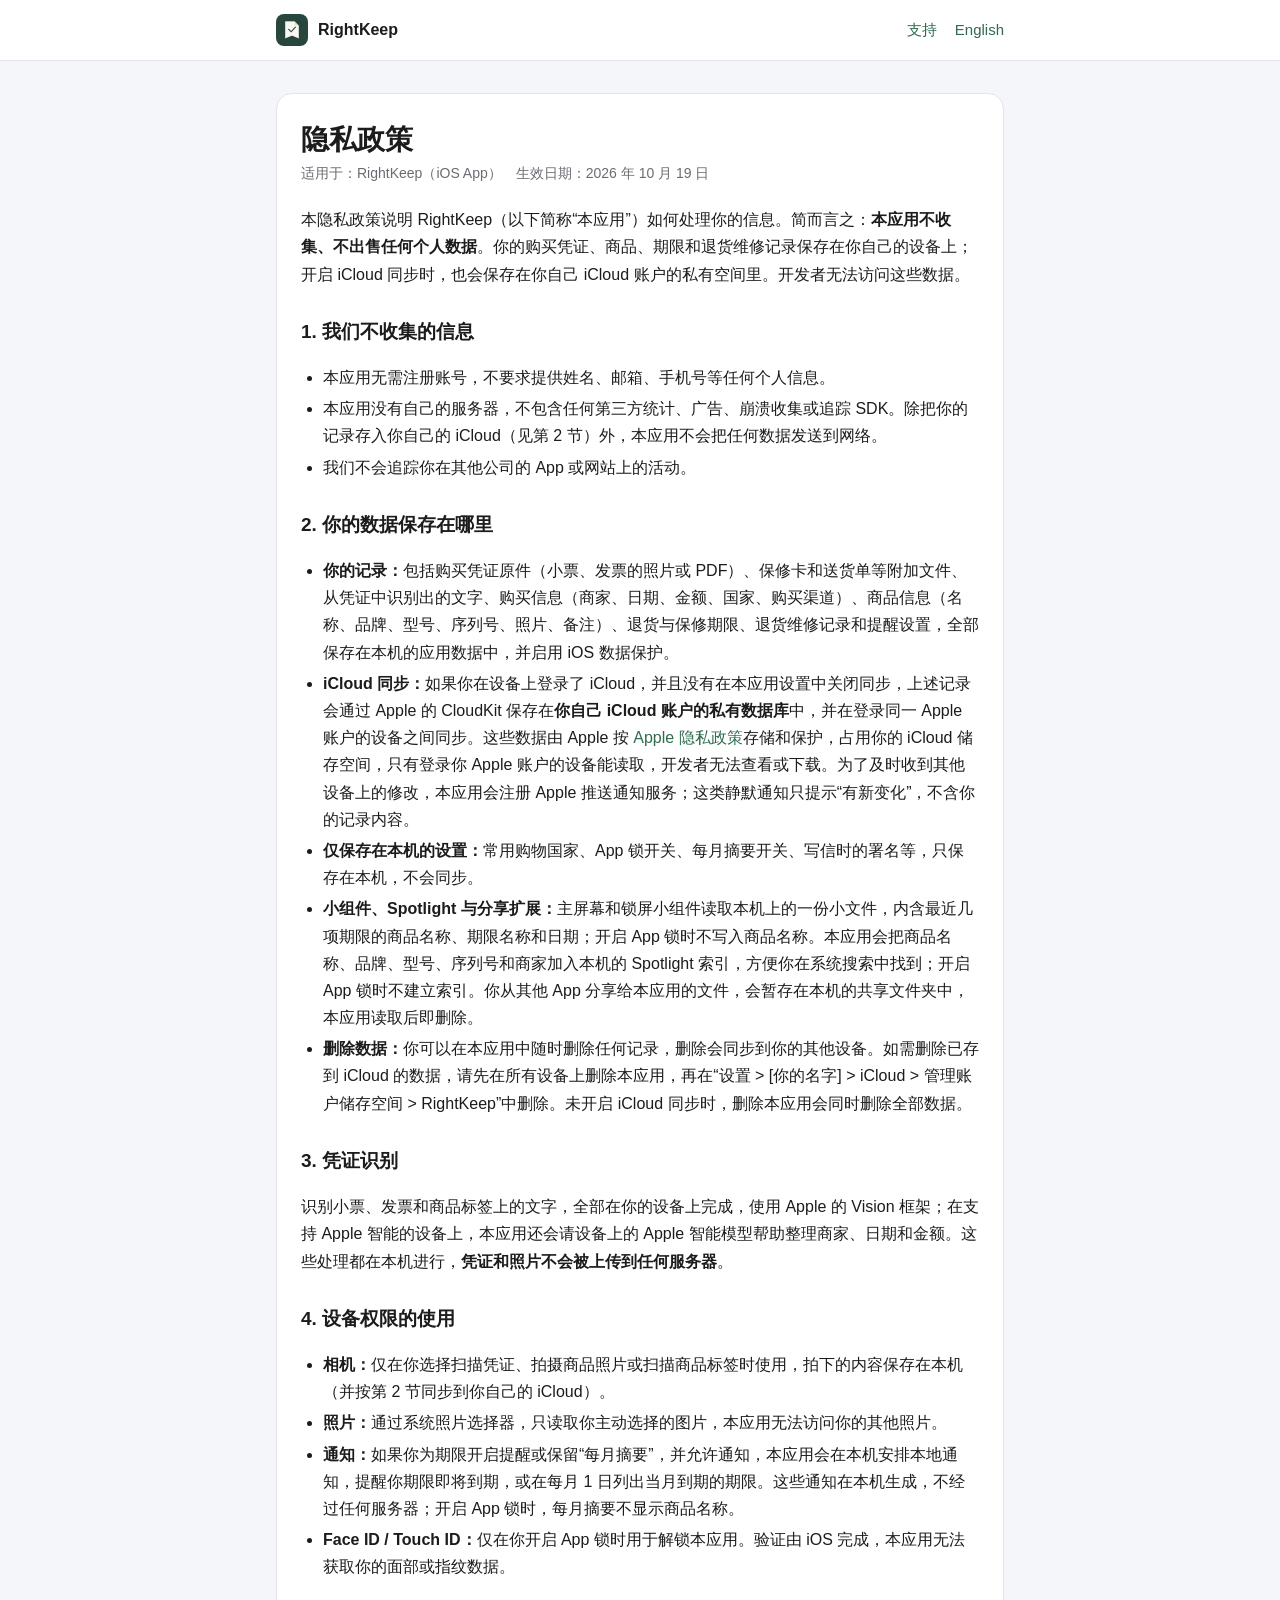
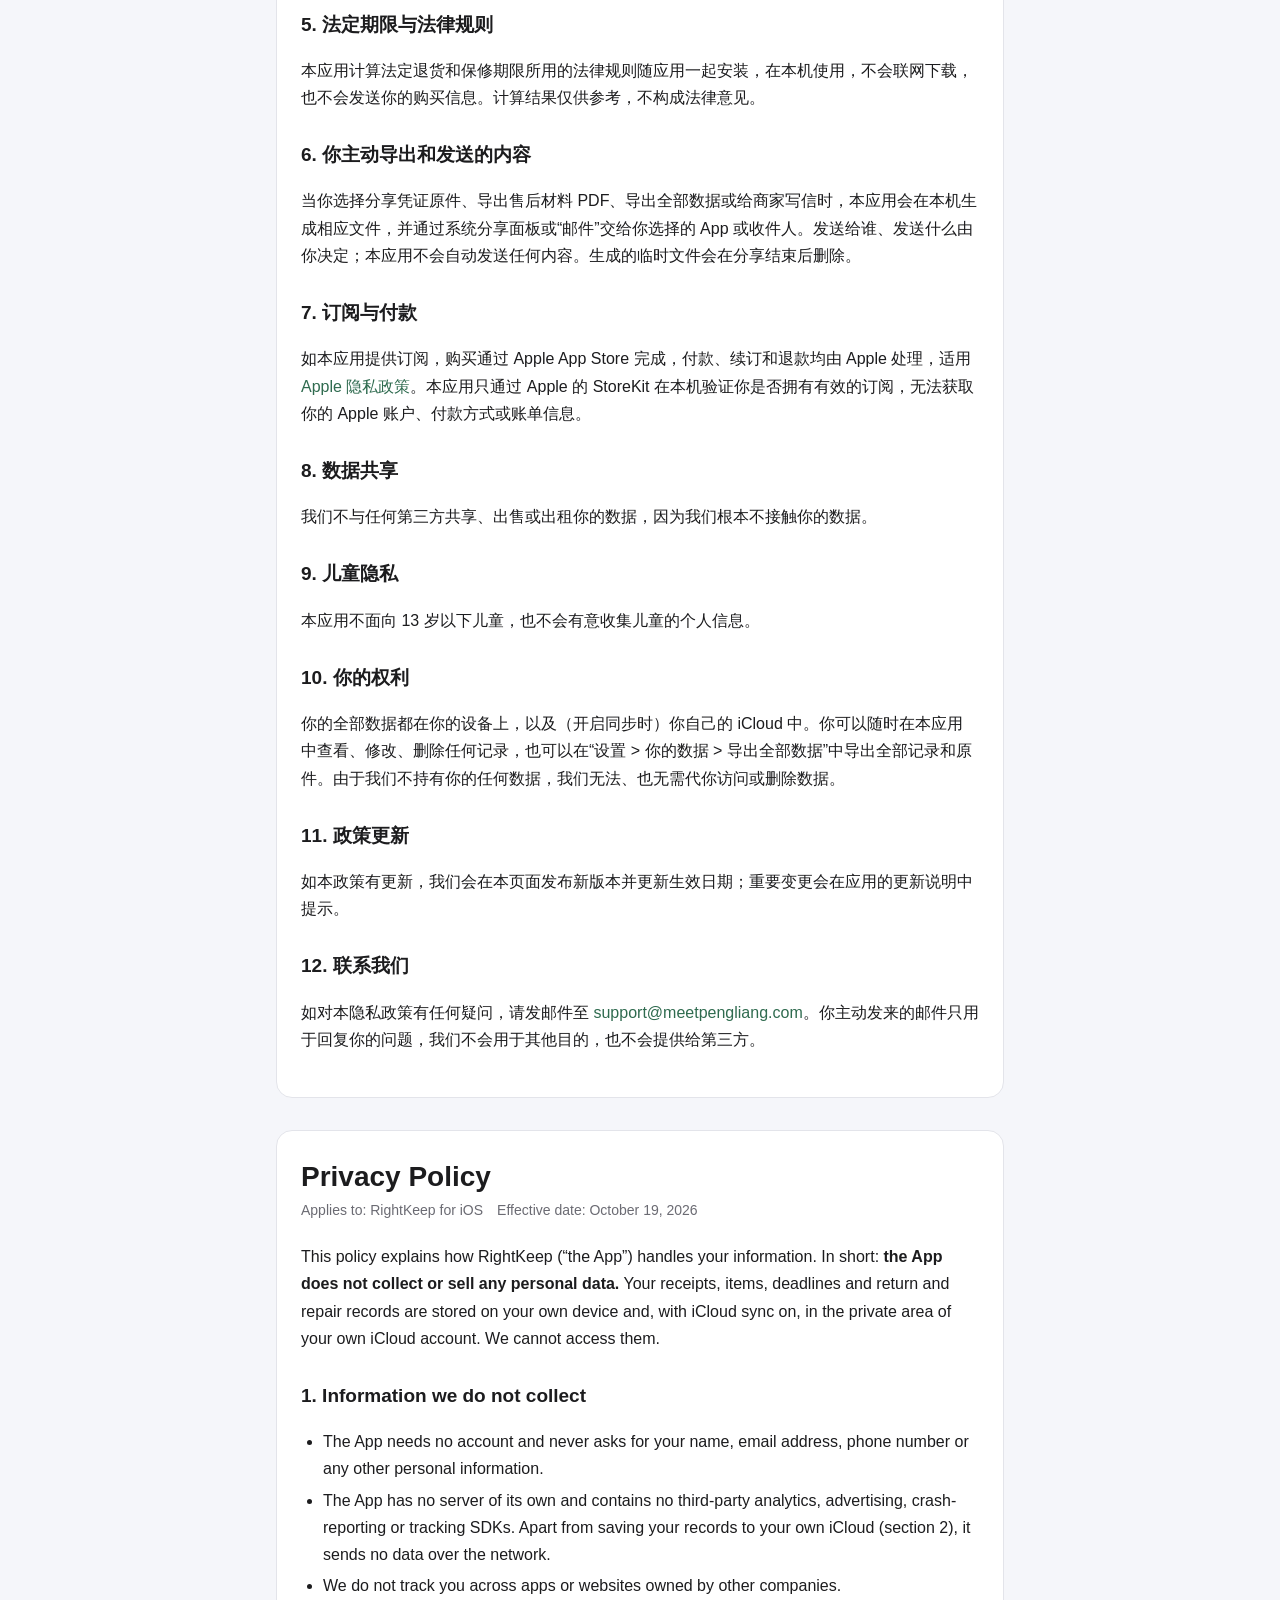
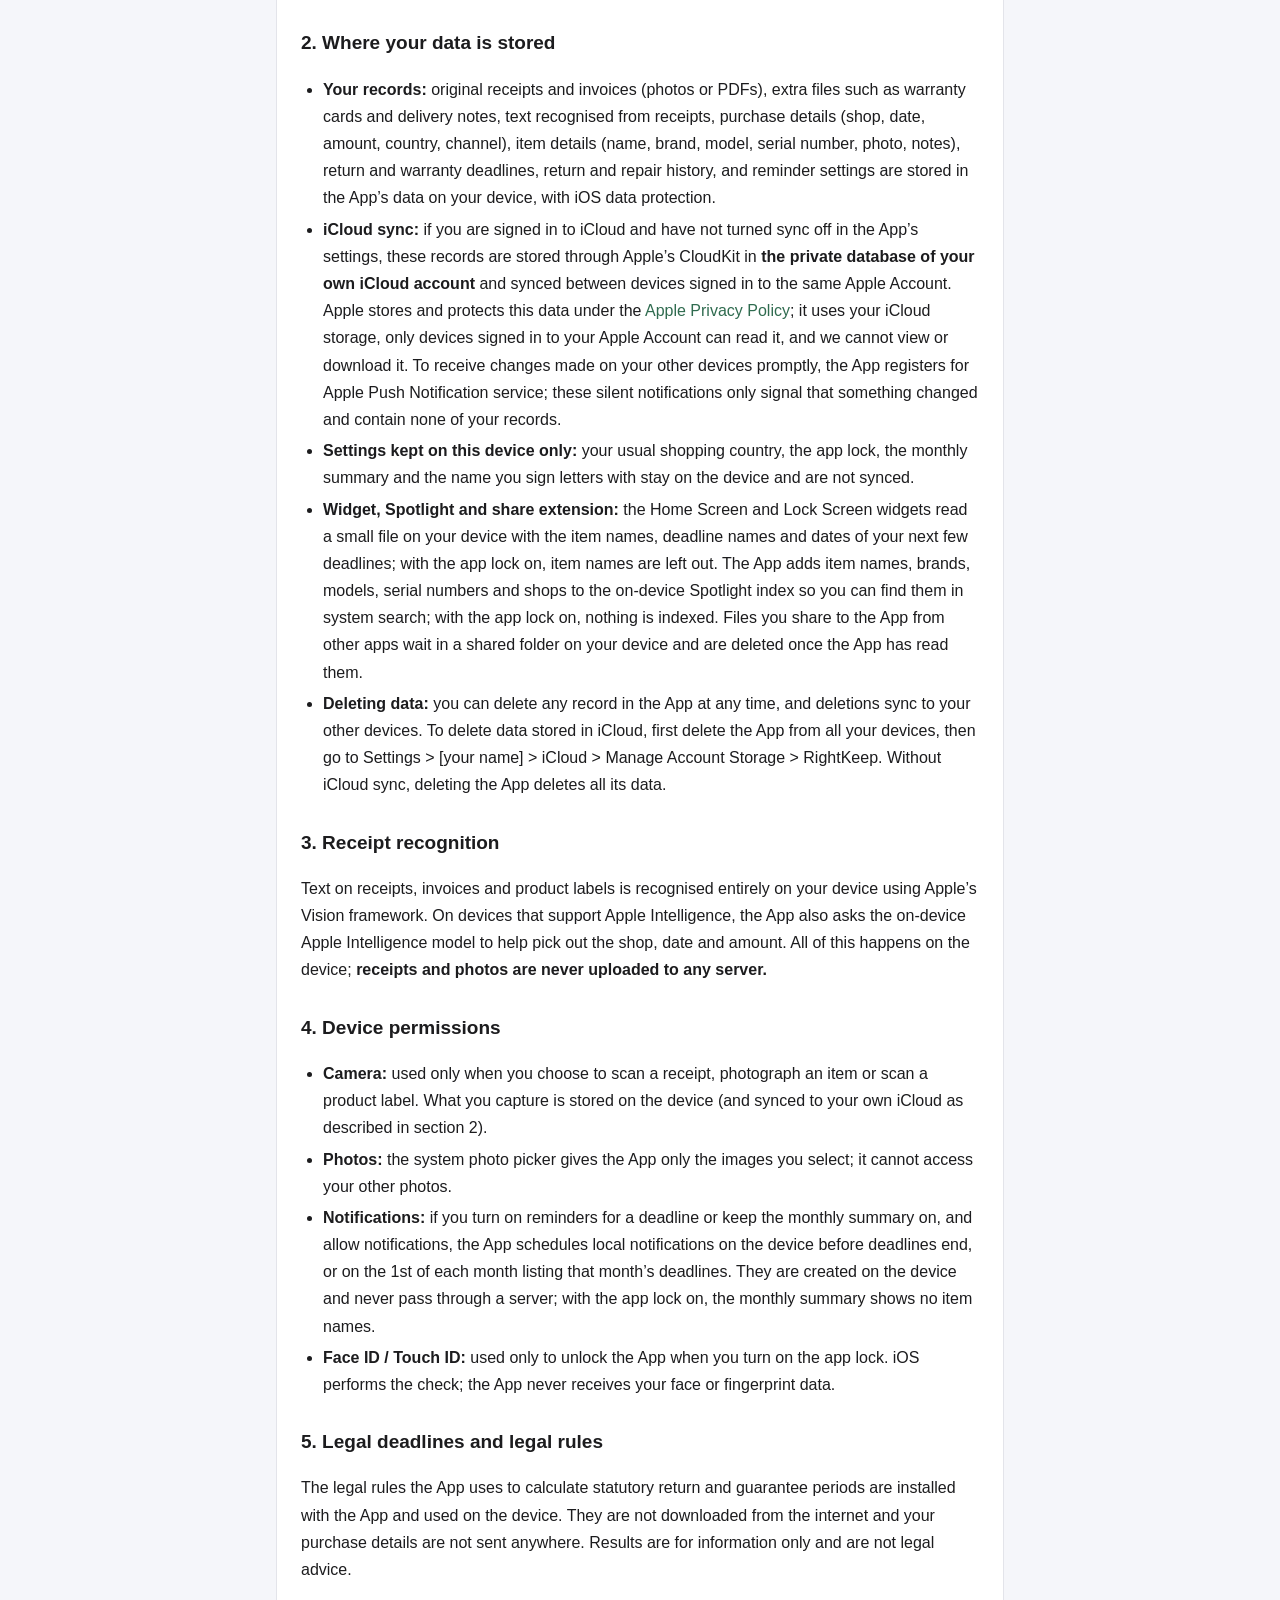
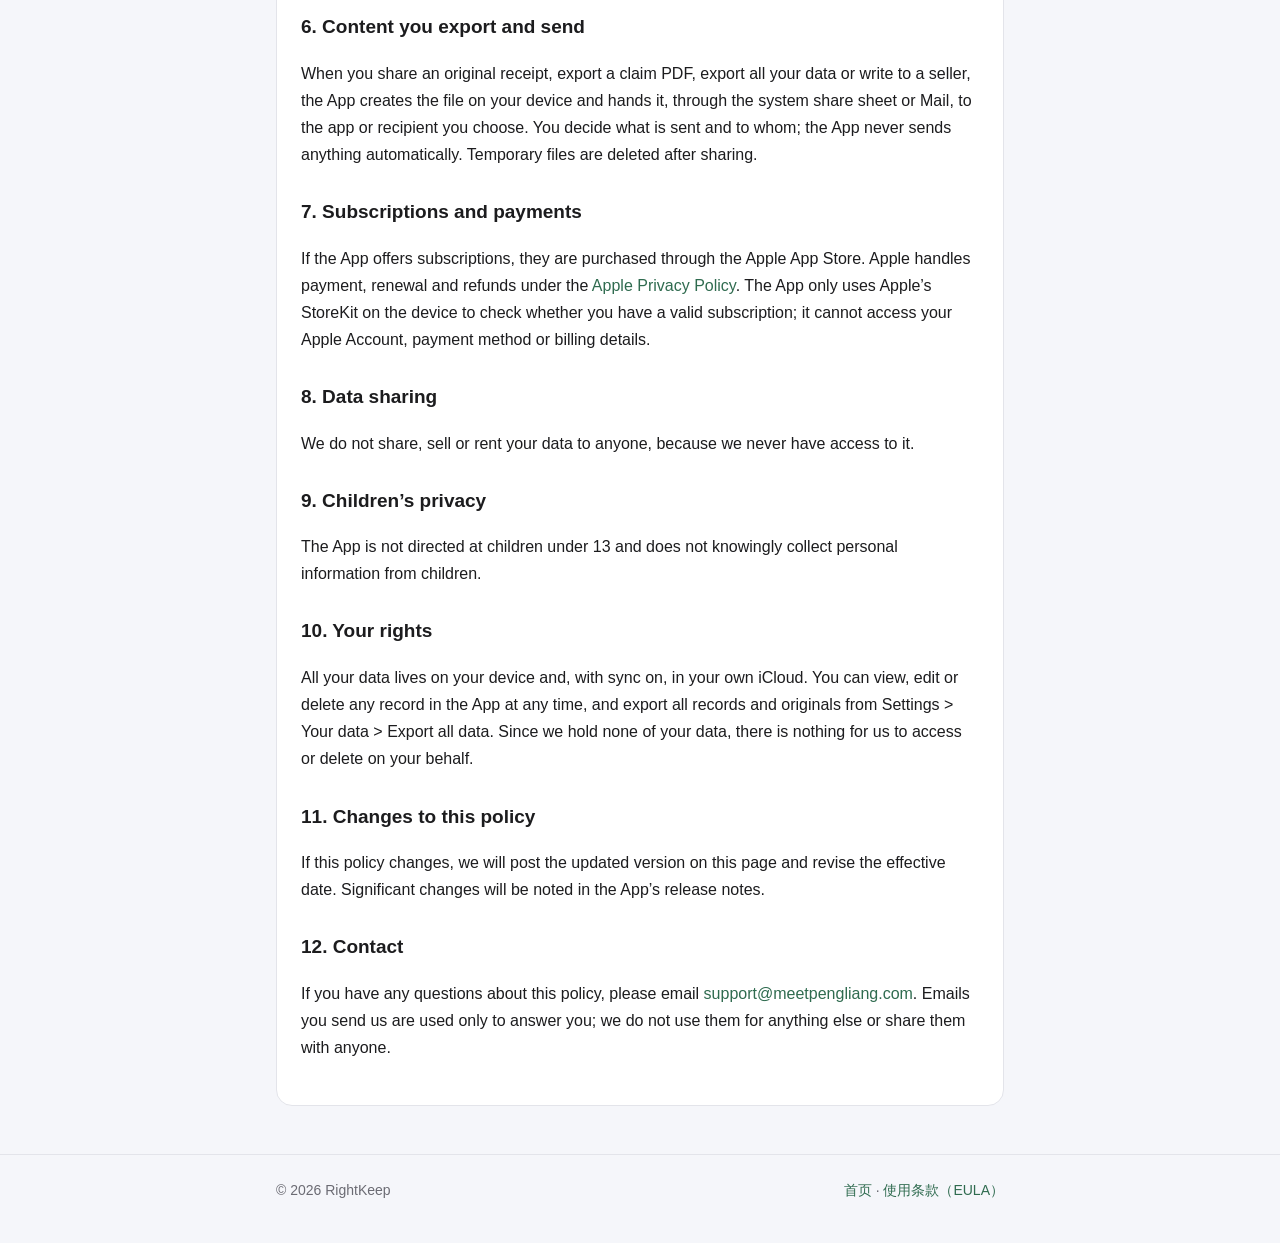
<file: rightkeep/privacy.html>
<!DOCTYPE html>
<html lang="zh-Hans">
<head>
  <meta charset="utf-8">
  <meta name="viewport" content="width=device-width, initial-scale=1">
  <title>隐私政策 - RightKeep</title>
  <meta name="description" content="RightKeep（iOS 购买凭证与保修期限管理应用）隐私政策：我们不收集任何个人数据，你的凭证和记录保存在你的设备和你自己的 iCloud 中。">
  <link rel="icon" href="icon.png">
  <link rel="stylesheet" href="../style.css">
</head>
<body>
  <header class="site">
    <div class="wrap">
      <a class="brand" href="./"><img src="icon.png" alt="">RightKeep</a>
      <nav class="links">
        <a href="./#support">支持</a>
        <a href="#en">English</a>
      </nav>
    </div>
  </header>

  <main class="wrap">
    <article class="doc" id="zh">
      <h1>隐私政策</h1>
      <p class="meta">适用于：RightKeep（iOS App）　生效日期：2026 年 10 月 19 日</p>

      <p>本隐私政策说明 RightKeep（以下简称“本应用”）如何处理你的信息。简而言之：<strong>本应用不收集、不出售任何个人数据</strong>。你的购买凭证、商品、期限和退货维修记录保存在你自己的设备上；开启 iCloud 同步时，也会保存在你自己 iCloud 账户的私有空间里。开发者无法访问这些数据。</p>

      <h2>1. 我们不收集的信息</h2>
      <ul>
        <li>本应用无需注册账号，不要求提供姓名、邮箱、手机号等任何个人信息。</li>
        <li>本应用没有自己的服务器，不包含任何第三方统计、广告、崩溃收集或追踪 SDK。除把你的记录存入你自己的 iCloud（见第 2 节）外，本应用不会把任何数据发送到网络。</li>
        <li>我们不会追踪你在其他公司的 App 或网站上的活动。</li>
      </ul>

      <h2>2. 你的数据保存在哪里</h2>
      <ul>
        <li><strong>你的记录：</strong>包括购买凭证原件（小票、发票的照片或 PDF）、保修卡和送货单等附加文件、从凭证中识别出的文字、购买信息（商家、日期、金额、国家、购买渠道）、商品信息（名称、品牌、型号、序列号、照片、备注）、退货与保修期限、退货维修记录和提醒设置，全部保存在本机的应用数据中，并启用 iOS 数据保护。</li>
        <li><strong>iCloud 同步：</strong>如果你在设备上登录了 iCloud，并且没有在本应用设置中关闭同步，上述记录会通过 Apple 的 CloudKit 保存在<strong>你自己 iCloud 账户的私有数据库</strong>中，并在登录同一 Apple 账户的设备之间同步。这些数据由 Apple 按 <a href="https://www.apple.com/legal/privacy/">Apple 隐私政策</a>存储和保护，占用你的 iCloud 储存空间，只有登录你 Apple 账户的设备能读取，开发者无法查看或下载。为了及时收到其他设备上的修改，本应用会注册 Apple 推送通知服务；这类静默通知只提示“有新变化”，不含你的记录内容。</li>
        <li><strong>仅保存在本机的设置：</strong>常用购物国家、App 锁开关、每月摘要开关、写信时的署名等，只保存在本机，不会同步。</li>
        <li><strong>小组件、Spotlight 与分享扩展：</strong>主屏幕和锁屏小组件读取本机上的一份小文件，内含最近几项期限的商品名称、期限名称和日期；开启 App 锁时不写入商品名称。本应用会把商品名称、品牌、型号、序列号和商家加入本机的 Spotlight 索引，方便你在系统搜索中找到；开启 App 锁时不建立索引。你从其他 App 分享给本应用的文件，会暂存在本机的共享文件夹中，本应用读取后即删除。</li>
        <li><strong>删除数据：</strong>你可以在本应用中随时删除任何记录，删除会同步到你的其他设备。如需删除已存到 iCloud 的数据，请先在所有设备上删除本应用，再在“设置 &gt; [你的名字] &gt; iCloud &gt; 管理账户储存空间 &gt; RightKeep”中删除。未开启 iCloud 同步时，删除本应用会同时删除全部数据。</li>
      </ul>

      <h2>3. 凭证识别</h2>
      <p>识别小票、发票和商品标签上的文字，全部在你的设备上完成，使用 Apple 的 Vision 框架；在支持 Apple 智能的设备上，本应用还会请设备上的 Apple 智能模型帮助整理商家、日期和金额。这些处理都在本机进行，<strong>凭证和照片不会被上传到任何服务器</strong>。</p>

      <h2>4. 设备权限的使用</h2>
      <ul>
        <li><strong>相机：</strong>仅在你选择扫描凭证、拍摄商品照片或扫描商品标签时使用，拍下的内容保存在本机（并按第 2 节同步到你自己的 iCloud）。</li>
        <li><strong>照片：</strong>通过系统照片选择器，只读取你主动选择的图片，本应用无法访问你的其他照片。</li>
        <li><strong>通知：</strong>如果你为期限开启提醒或保留“每月摘要”，并允许通知，本应用会在本机安排本地通知，提醒你期限即将到期，或在每月 1 日列出当月到期的期限。这些通知在本机生成，不经过任何服务器；开启 App 锁时，每月摘要不显示商品名称。</li>
        <li><strong>Face ID / Touch ID：</strong>仅在你开启 App 锁时用于解锁本应用。验证由 iOS 完成，本应用无法获取你的面部或指纹数据。</li>
      </ul>

      <h2>5. 法定期限与法律规则</h2>
      <p>本应用计算法定退货和保修期限所用的法律规则随应用一起安装，在本机使用，不会联网下载，也不会发送你的购买信息。计算结果仅供参考，不构成法律意见。</p>

      <h2>6. 你主动导出和发送的内容</h2>
      <p>当你选择分享凭证原件、导出售后材料 PDF、导出全部数据或给商家写信时，本应用会在本机生成相应文件，并通过系统分享面板或“邮件”交给你选择的 App 或收件人。发送给谁、发送什么由你决定；本应用不会自动发送任何内容。生成的临时文件会在分享结束后删除。</p>

      <h2>7. 订阅与付款</h2>
      <p>如本应用提供订阅，购买通过 Apple App Store 完成，付款、续订和退款均由 Apple 处理，适用 <a href="https://www.apple.com/legal/privacy/">Apple 隐私政策</a>。本应用只通过 Apple 的 StoreKit 在本机验证你是否拥有有效的订阅，无法获取你的 Apple 账户、付款方式或账单信息。</p>

      <h2>8. 数据共享</h2>
      <p>我们不与任何第三方共享、出售或出租你的数据，因为我们根本不接触你的数据。</p>

      <h2>9. 儿童隐私</h2>
      <p>本应用不面向 13 岁以下儿童，也不会有意收集儿童的个人信息。</p>

      <h2>10. 你的权利</h2>
      <p>你的全部数据都在你的设备上，以及（开启同步时）你自己的 iCloud 中。你可以随时在本应用中查看、修改、删除任何记录，也可以在“设置 &gt; 你的数据 &gt; 导出全部数据”中导出全部记录和原件。由于我们不持有你的任何数据，我们无法、也无需代你访问或删除数据。</p>

      <h2>11. 政策更新</h2>
      <p>如本政策有更新，我们会在本页面发布新版本并更新生效日期；重要变更会在应用的更新说明中提示。</p>

      <h2>12. 联系我们</h2>
      <p>如对本隐私政策有任何疑问，请发邮件至 <a class="mail" data-user="support" data-host="meetpengliang.com" data-subject="RightKeep">support [at] meetpengliang.com</a>。你主动发来的邮件只用于回复你的问题，我们不会用于其他目的，也不会提供给第三方。</p>
    </article>

    <article class="doc" id="en" lang="en">
      <h1>Privacy Policy</h1>
      <p class="meta">Applies to: RightKeep for iOS　Effective date: October 19, 2026</p>

      <p>This policy explains how RightKeep (“the App”) handles your information. In short: <strong>the App does not collect or sell any personal data.</strong> Your receipts, items, deadlines and return and repair records are stored on your own device and, with iCloud sync on, in the private area of your own iCloud account. We cannot access them.</p>

      <h2>1. Information we do not collect</h2>
      <ul>
        <li>The App needs no account and never asks for your name, email address, phone number or any other personal information.</li>
        <li>The App has no server of its own and contains no third-party analytics, advertising, crash-reporting or tracking SDKs. Apart from saving your records to your own iCloud (section 2), it sends no data over the network.</li>
        <li>We do not track you across apps or websites owned by other companies.</li>
      </ul>

      <h2>2. Where your data is stored</h2>
      <ul>
        <li><strong>Your records:</strong> original receipts and invoices (photos or PDFs), extra files such as warranty cards and delivery notes, text recognised from receipts, purchase details (shop, date, amount, country, channel), item details (name, brand, model, serial number, photo, notes), return and warranty deadlines, return and repair history, and reminder settings are stored in the App’s data on your device, with iOS data protection.</li>
        <li><strong>iCloud sync:</strong> if you are signed in to iCloud and have not turned sync off in the App’s settings, these records are stored through Apple’s CloudKit in <strong>the private database of your own iCloud account</strong> and synced between devices signed in to the same Apple Account. Apple stores and protects this data under the <a href="https://www.apple.com/legal/privacy/">Apple Privacy Policy</a>; it uses your iCloud storage, only devices signed in to your Apple Account can read it, and we cannot view or download it. To receive changes made on your other devices promptly, the App registers for Apple Push Notification service; these silent notifications only signal that something changed and contain none of your records.</li>
        <li><strong>Settings kept on this device only:</strong> your usual shopping country, the app lock, the monthly summary and the name you sign letters with stay on the device and are not synced.</li>
        <li><strong>Widget, Spotlight and share extension:</strong> the Home Screen and Lock Screen widgets read a small file on your device with the item names, deadline names and dates of your next few deadlines; with the app lock on, item names are left out. The App adds item names, brands, models, serial numbers and shops to the on-device Spotlight index so you can find them in system search; with the app lock on, nothing is indexed. Files you share to the App from other apps wait in a shared folder on your device and are deleted once the App has read them.</li>
        <li><strong>Deleting data:</strong> you can delete any record in the App at any time, and deletions sync to your other devices. To delete data stored in iCloud, first delete the App from all your devices, then go to Settings &gt; [your name] &gt; iCloud &gt; Manage Account Storage &gt; RightKeep. Without iCloud sync, deleting the App deletes all its data.</li>
      </ul>

      <h2>3. Receipt recognition</h2>
      <p>Text on receipts, invoices and product labels is recognised entirely on your device using Apple’s Vision framework. On devices that support Apple Intelligence, the App also asks the on-device Apple Intelligence model to help pick out the shop, date and amount. All of this happens on the device; <strong>receipts and photos are never uploaded to any server.</strong></p>

      <h2>4. Device permissions</h2>
      <ul>
        <li><strong>Camera:</strong> used only when you choose to scan a receipt, photograph an item or scan a product label. What you capture is stored on the device (and synced to your own iCloud as described in section 2).</li>
        <li><strong>Photos:</strong> the system photo picker gives the App only the images you select; it cannot access your other photos.</li>
        <li><strong>Notifications:</strong> if you turn on reminders for a deadline or keep the monthly summary on, and allow notifications, the App schedules local notifications on the device before deadlines end, or on the 1st of each month listing that month’s deadlines. They are created on the device and never pass through a server; with the app lock on, the monthly summary shows no item names.</li>
        <li><strong>Face ID / Touch ID:</strong> used only to unlock the App when you turn on the app lock. iOS performs the check; the App never receives your face or fingerprint data.</li>
      </ul>

      <h2>5. Legal deadlines and legal rules</h2>
      <p>The legal rules the App uses to calculate statutory return and guarantee periods are installed with the App and used on the device. They are not downloaded from the internet and your purchase details are not sent anywhere. Results are for information only and are not legal advice.</p>

      <h2>6. Content you export and send</h2>
      <p>When you share an original receipt, export a claim PDF, export all your data or write to a seller, the App creates the file on your device and hands it, through the system share sheet or Mail, to the app or recipient you choose. You decide what is sent and to whom; the App never sends anything automatically. Temporary files are deleted after sharing.</p>

      <h2>7. Subscriptions and payments</h2>
      <p>If the App offers subscriptions, they are purchased through the Apple App Store. Apple handles payment, renewal and refunds under the <a href="https://www.apple.com/legal/privacy/">Apple Privacy Policy</a>. The App only uses Apple’s StoreKit on the device to check whether you have a valid subscription; it cannot access your Apple Account, payment method or billing details.</p>

      <h2>8. Data sharing</h2>
      <p>We do not share, sell or rent your data to anyone, because we never have access to it.</p>

      <h2>9. Children’s privacy</h2>
      <p>The App is not directed at children under 13 and does not knowingly collect personal information from children.</p>

      <h2>10. Your rights</h2>
      <p>All your data lives on your device and, with sync on, in your own iCloud. You can view, edit or delete any record in the App at any time, and export all records and originals from Settings &gt; Your data &gt; Export all data. Since we hold none of your data, there is nothing for us to access or delete on your behalf.</p>

      <h2>11. Changes to this policy</h2>
      <p>If this policy changes, we will post the updated version on this page and revise the effective date. Significant changes will be noted in the App’s release notes.</p>

      <h2>12. Contact</h2>
      <p>If you have any questions about this policy, please email <a class="mail" data-user="support" data-host="meetpengliang.com" data-subject="RightKeep">support [at] meetpengliang.com</a>. Emails you send us are used only to answer you; we do not use them for anything else or share them with anyone.</p>
    </article>
  </main>

  <footer class="site">
    <div class="wrap">
      <span>© 2026 RightKeep</span>
      <span><a href="./">首页</a> · <a href="https://www.apple.com/legal/internet-services/itunes/dev/stdeula/">使用条款（EULA）</a></span>
    </div>
  </footer>
  <script>
    // The address is assembled in the browser so it never appears whole in the page source.
    document.querySelectorAll("a.mail").forEach(function (a) {
      var address = a.dataset.user + "@" + a.dataset.host;
      a.href = "mailto:" + address + "?subject=" + encodeURIComponent(a.dataset.subject);
      a.textContent = address;
    });
  </script>
</body>
</html>
</file>
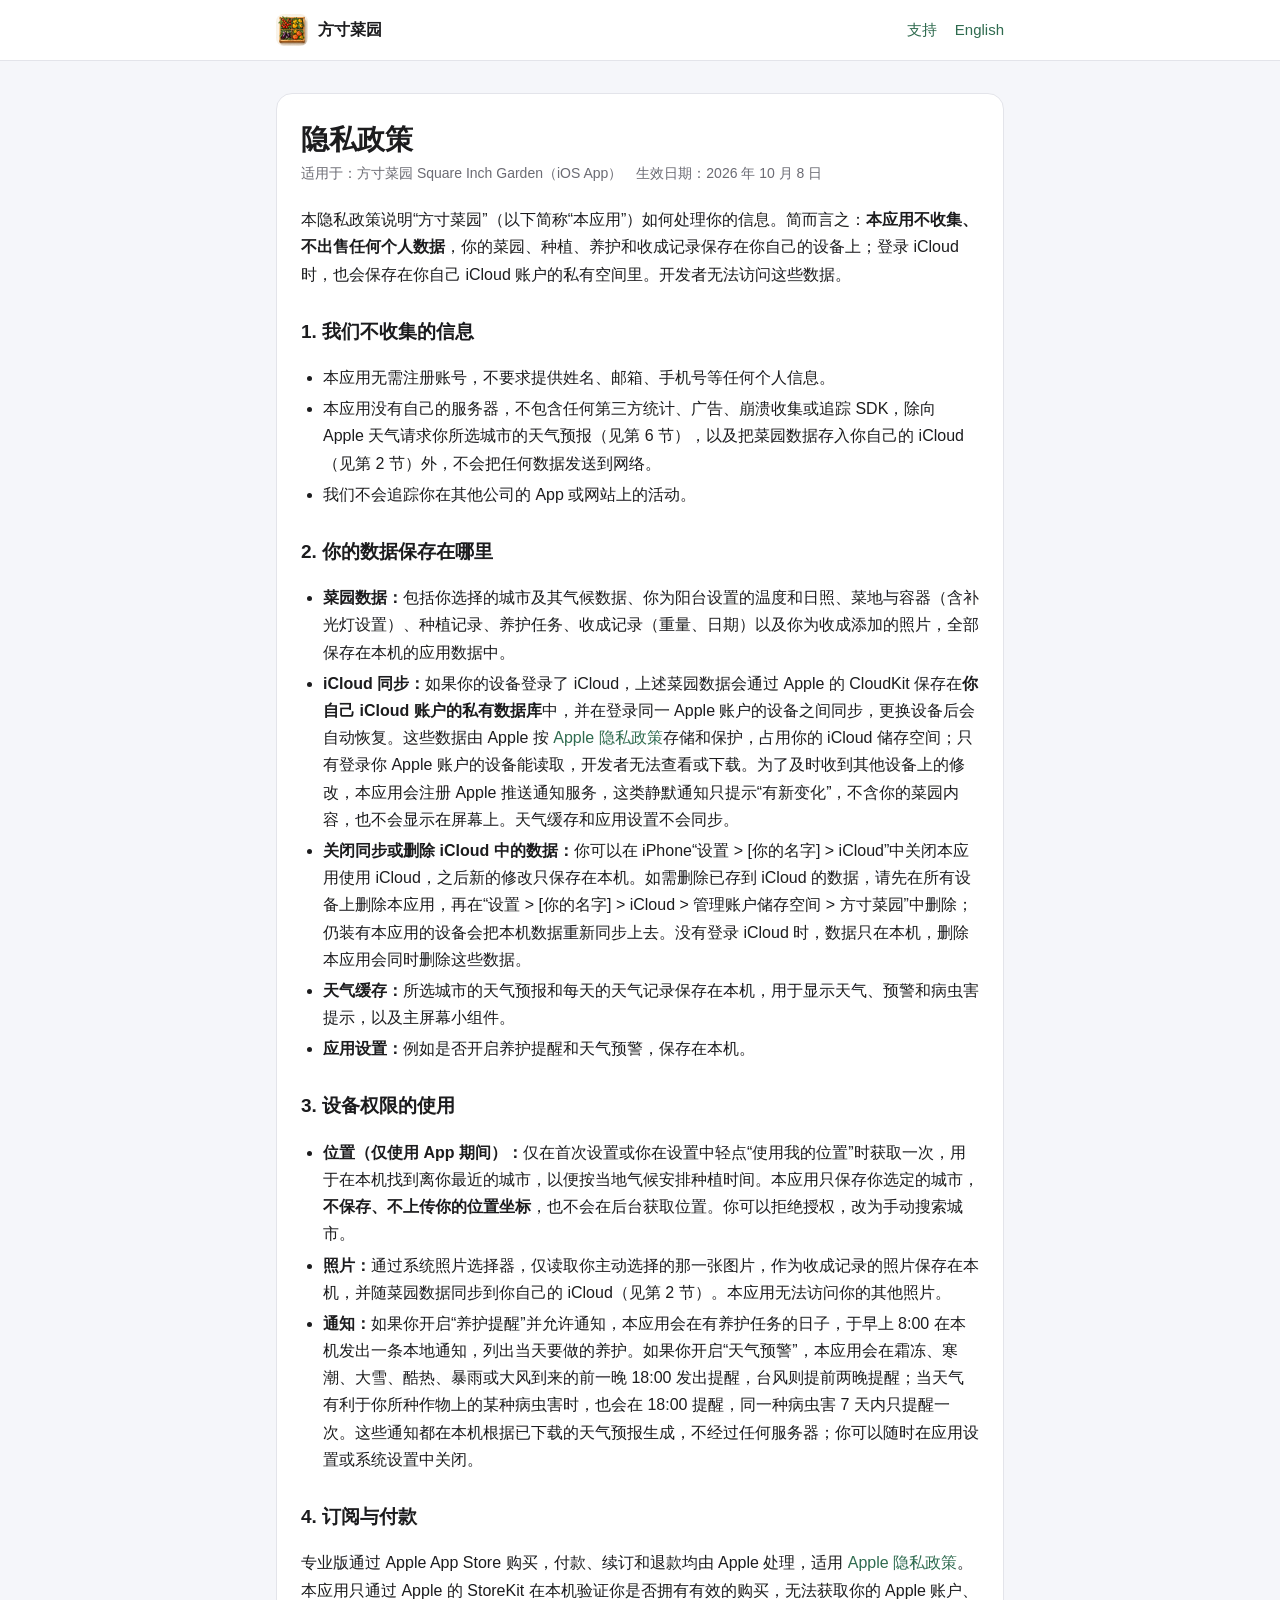
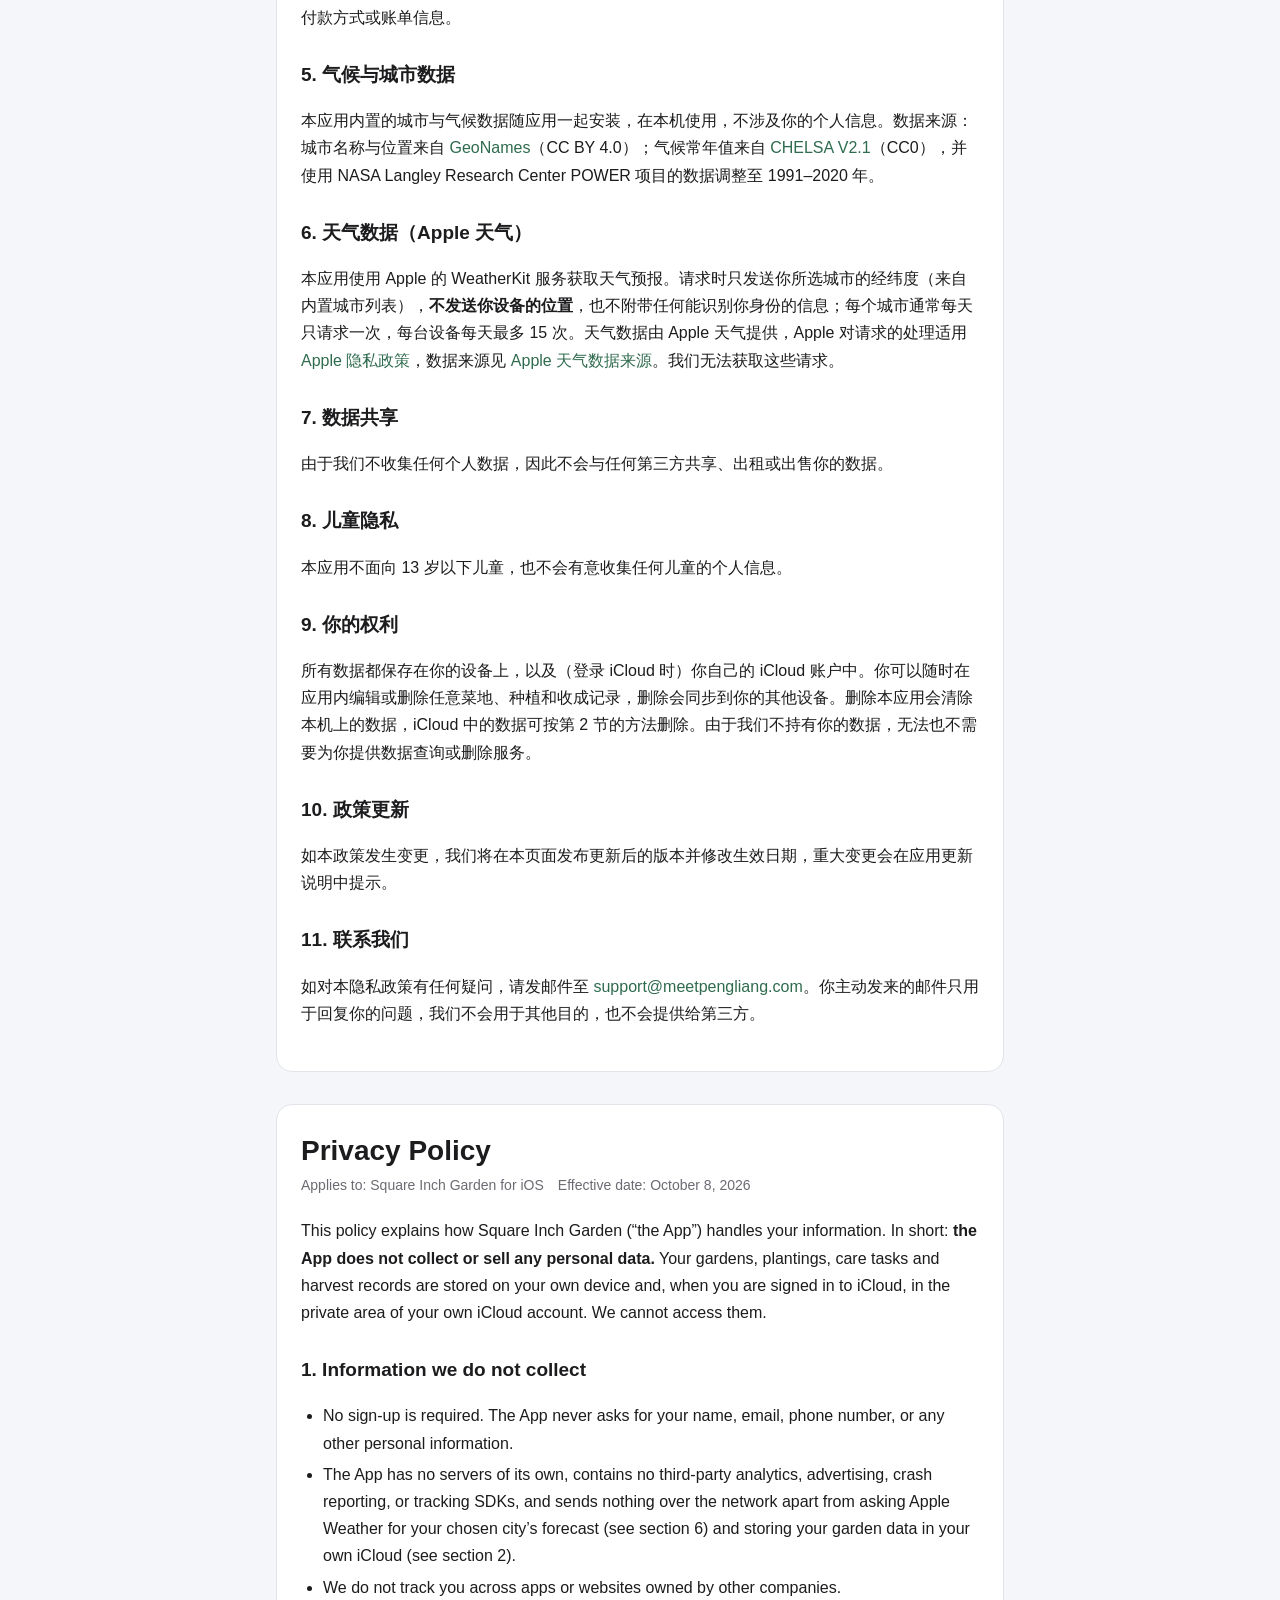
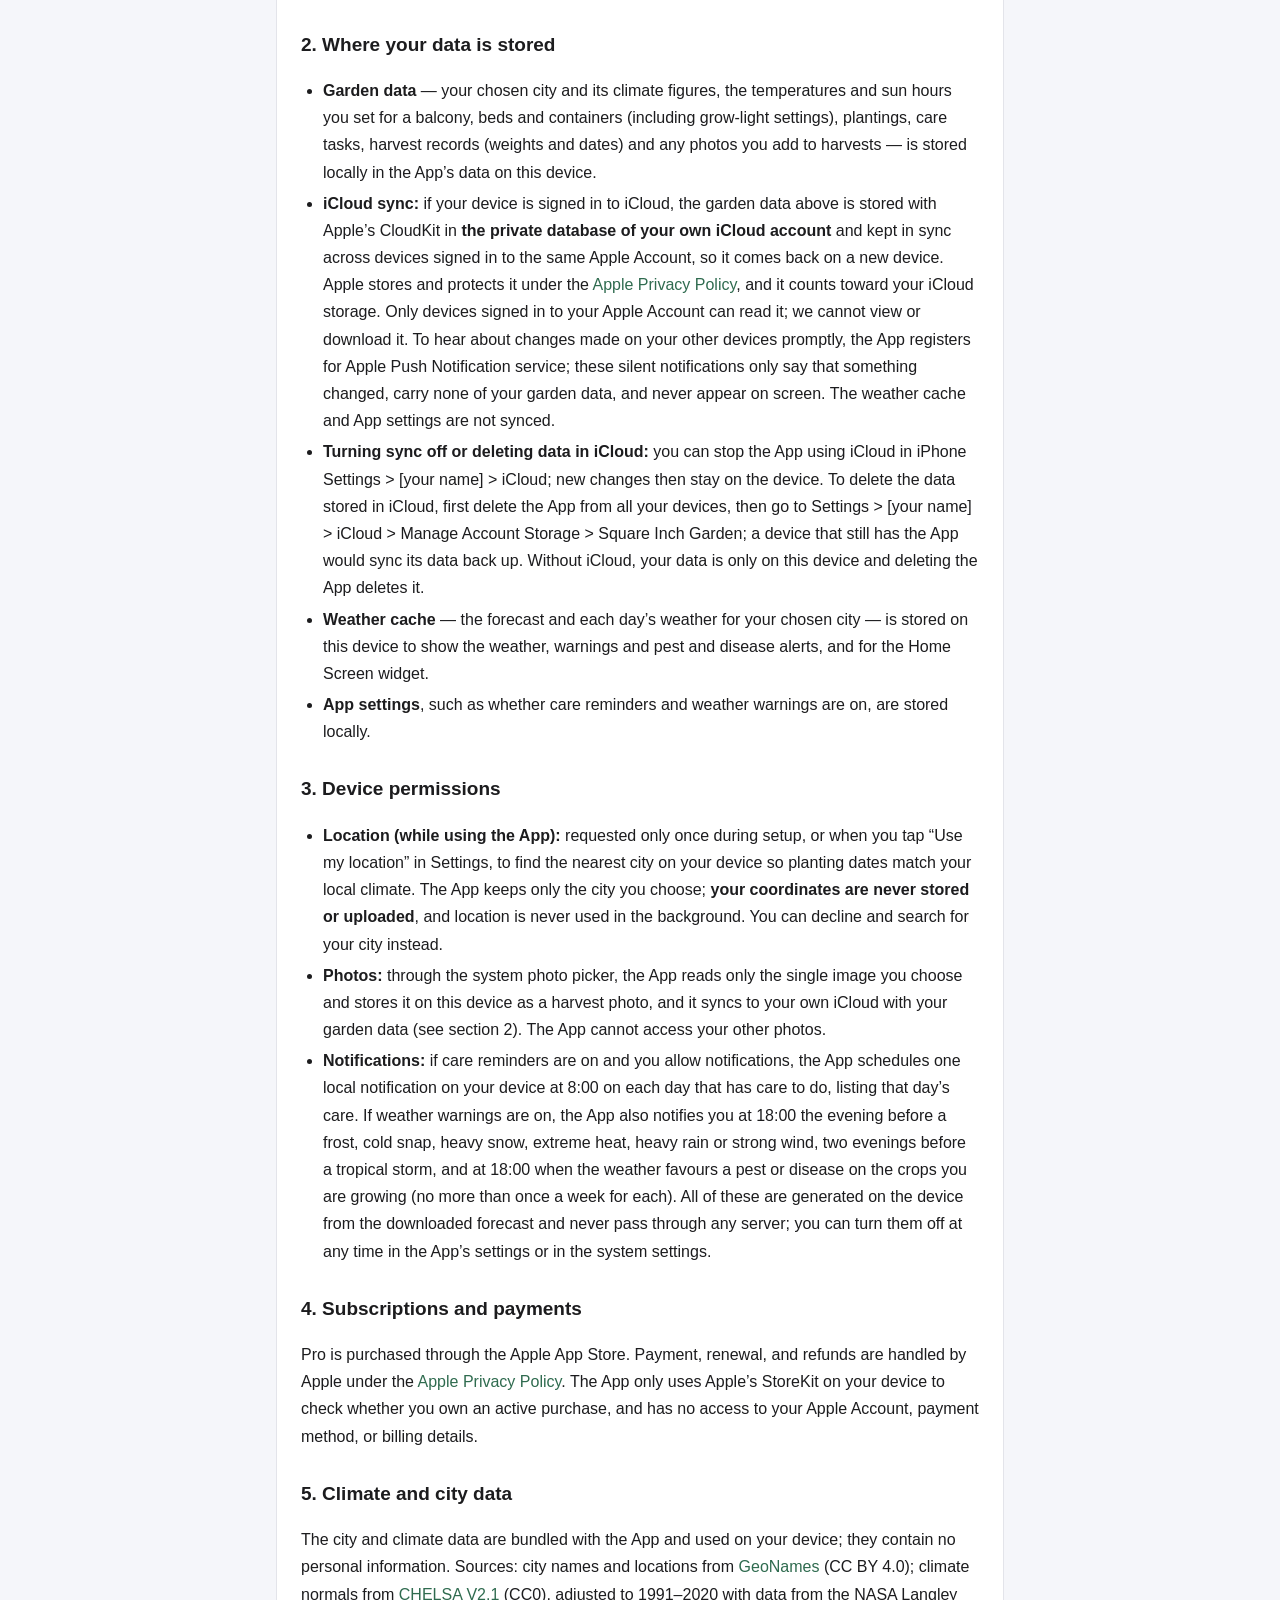
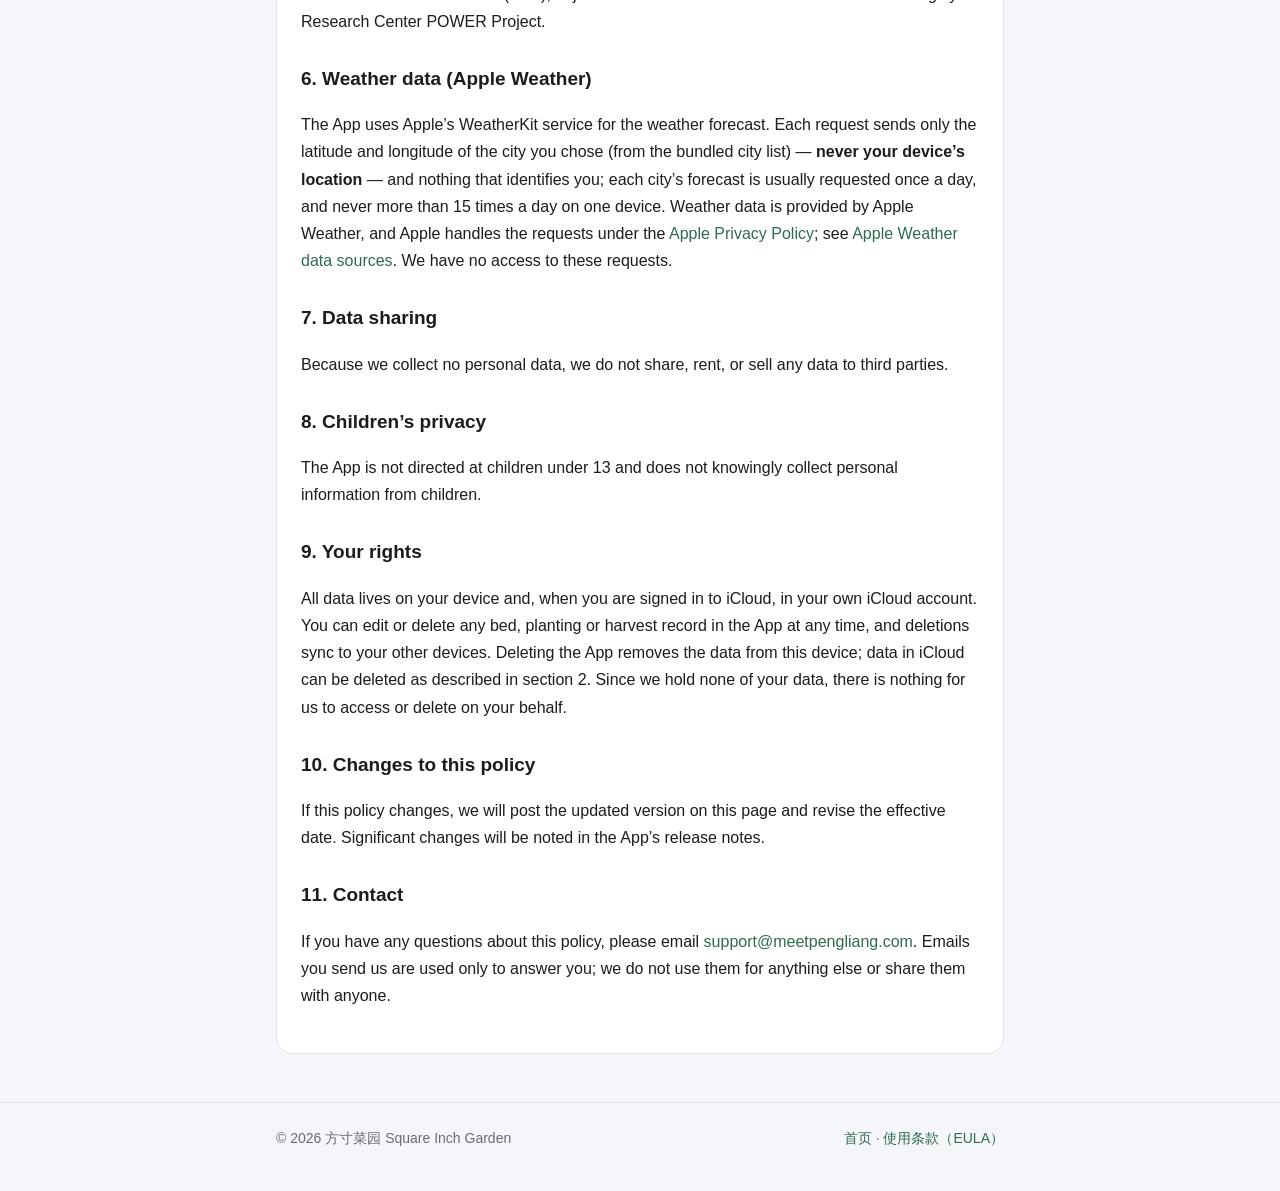
<file: square-inch-garden/privacy.html>
<!DOCTYPE html>
<html lang="zh-Hans">
<head>
  <meta charset="utf-8">
  <meta name="viewport" content="width=device-width, initial-scale=1">
  <title>隐私政策 - 方寸菜园</title>
  <meta name="description" content="方寸菜园（Square Inch Garden，iOS 菜园规划应用）隐私政策：我们不收集任何个人数据，你的菜园数据保存在你的设备和你自己的 iCloud 中。">
  <link rel="icon" href="icon.png">
  <link rel="stylesheet" href="../style.css">
</head>
<body>
  <header class="site">
    <div class="wrap">
      <a class="brand" href="./"><img src="icon.png" alt="">方寸菜园</a>
      <nav class="links">
        <a href="./#support">支持</a>
        <a href="#en">English</a>
      </nav>
    </div>
  </header>

  <main class="wrap">
    <article class="doc" id="zh">
      <h1>隐私政策</h1>
      <p class="meta">适用于：方寸菜园 Square Inch Garden（iOS App）　生效日期：2026 年 10 月 8 日</p>

      <p>本隐私政策说明“方寸菜园”（以下简称“本应用”）如何处理你的信息。简而言之：<strong>本应用不收集、不出售任何个人数据</strong>，你的菜园、种植、养护和收成记录保存在你自己的设备上；登录 iCloud 时，也会保存在你自己 iCloud 账户的私有空间里。开发者无法访问这些数据。</p>

      <h2>1. 我们不收集的信息</h2>
      <ul>
        <li>本应用无需注册账号，不要求提供姓名、邮箱、手机号等任何个人信息。</li>
        <li>本应用没有自己的服务器，不包含任何第三方统计、广告、崩溃收集或追踪 SDK，除向 Apple 天气请求你所选城市的天气预报（见第 6 节），以及把菜园数据存入你自己的 iCloud（见第 2 节）外，不会把任何数据发送到网络。</li>
        <li>我们不会追踪你在其他公司的 App 或网站上的活动。</li>
      </ul>

      <h2>2. 你的数据保存在哪里</h2>
      <ul>
        <li><strong>菜园数据：</strong>包括你选择的城市及其气候数据、你为阳台设置的温度和日照、菜地与容器（含补光灯设置）、种植记录、养护任务、收成记录（重量、日期）以及你为收成添加的照片，全部保存在本机的应用数据中。</li>
        <li><strong>iCloud 同步：</strong>如果你的设备登录了 iCloud，上述菜园数据会通过 Apple 的 CloudKit 保存在<strong>你自己 iCloud 账户的私有数据库</strong>中，并在登录同一 Apple 账户的设备之间同步，更换设备后会自动恢复。这些数据由 Apple 按 <a href="https://www.apple.com/legal/privacy/">Apple 隐私政策</a>存储和保护，占用你的 iCloud 储存空间；只有登录你 Apple 账户的设备能读取，开发者无法查看或下载。为了及时收到其他设备上的修改，本应用会注册 Apple 推送通知服务，这类静默通知只提示“有新变化”，不含你的菜园内容，也不会显示在屏幕上。天气缓存和应用设置不会同步。</li>
        <li><strong>关闭同步或删除 iCloud 中的数据：</strong>你可以在 iPhone“设置 &gt; [你的名字] &gt; iCloud”中关闭本应用使用 iCloud，之后新的修改只保存在本机。如需删除已存到 iCloud 的数据，请先在所有设备上删除本应用，再在“设置 &gt; [你的名字] &gt; iCloud &gt; 管理账户储存空间 &gt; 方寸菜园”中删除；仍装有本应用的设备会把本机数据重新同步上去。没有登录 iCloud 时，数据只在本机，删除本应用会同时删除这些数据。</li>
        <li><strong>天气缓存：</strong>所选城市的天气预报和每天的天气记录保存在本机，用于显示天气、预警和病虫害提示，以及主屏幕小组件。</li>
        <li><strong>应用设置：</strong>例如是否开启养护提醒和天气预警，保存在本机。</li>
      </ul>

      <h2>3. 设备权限的使用</h2>
      <ul>
        <li><strong>位置（仅使用 App 期间）：</strong>仅在首次设置或你在设置中轻点“使用我的位置”时获取一次，用于在本机找到离你最近的城市，以便按当地气候安排种植时间。本应用只保存你选定的城市，<strong>不保存、不上传你的位置坐标</strong>，也不会在后台获取位置。你可以拒绝授权，改为手动搜索城市。</li>
        <li><strong>照片：</strong>通过系统照片选择器，仅读取你主动选择的那一张图片，作为收成记录的照片保存在本机，并随菜园数据同步到你自己的 iCloud（见第 2 节）。本应用无法访问你的其他照片。</li>
        <li><strong>通知：</strong>如果你开启“养护提醒”并允许通知，本应用会在有养护任务的日子，于早上 8:00 在本机发出一条本地通知，列出当天要做的养护。如果你开启“天气预警”，本应用会在霜冻、寒潮、大雪、酷热、暴雨或大风到来的前一晚 18:00 发出提醒，台风则提前两晚提醒；当天气有利于你所种作物上的某种病虫害时，也会在 18:00 提醒，同一种病虫害 7 天内只提醒一次。这些通知都在本机根据已下载的天气预报生成，不经过任何服务器；你可以随时在应用设置或系统设置中关闭。</li>
      </ul>

      <h2>4. 订阅与付款</h2>
      <p>专业版通过 Apple App Store 购买，付款、续订和退款均由 Apple 处理，适用 <a href="https://www.apple.com/legal/privacy/">Apple 隐私政策</a>。本应用只通过 Apple 的 StoreKit 在本机验证你是否拥有有效的购买，无法获取你的 Apple 账户、付款方式或账单信息。</p>

      <h2>5. 气候与城市数据</h2>
      <p>本应用内置的城市与气候数据随应用一起安装，在本机使用，不涉及你的个人信息。数据来源：城市名称与位置来自 <a href="https://www.geonames.org/">GeoNames</a>（CC BY 4.0）；气候常年值来自 <a href="https://www.chelsa-climate.org/">CHELSA V2.1</a>（CC0），并使用 NASA Langley Research Center POWER 项目的数据调整至 1991–2020 年。</p>

      <h2>6. 天气数据（Apple 天气）</h2>
      <p>本应用使用 Apple 的 WeatherKit 服务获取天气预报。请求时只发送你所选城市的经纬度（来自内置城市列表），<strong>不发送你设备的位置</strong>，也不附带任何能识别你身份的信息；每个城市通常每天只请求一次，每台设备每天最多 15 次。天气数据由 Apple 天气提供，Apple 对请求的处理适用 <a href="https://www.apple.com/legal/privacy/">Apple 隐私政策</a>，数据来源见 <a href="https://developer.apple.com/weatherkit/data-source-attribution/">Apple 天气数据来源</a>。我们无法获取这些请求。</p>

      <h2>7. 数据共享</h2>
      <p>由于我们不收集任何个人数据，因此不会与任何第三方共享、出租或出售你的数据。</p>

      <h2>8. 儿童隐私</h2>
      <p>本应用不面向 13 岁以下儿童，也不会有意收集任何儿童的个人信息。</p>

      <h2>9. 你的权利</h2>
      <p>所有数据都保存在你的设备上，以及（登录 iCloud 时）你自己的 iCloud 账户中。你可以随时在应用内编辑或删除任意菜地、种植和收成记录，删除会同步到你的其他设备。删除本应用会清除本机上的数据，iCloud 中的数据可按第 2 节的方法删除。由于我们不持有你的数据，无法也不需要为你提供数据查询或删除服务。</p>

      <h2>10. 政策更新</h2>
      <p>如本政策发生变更，我们将在本页面发布更新后的版本并修改生效日期，重大变更会在应用更新说明中提示。</p>

      <h2>11. 联系我们</h2>
      <p>如对本隐私政策有任何疑问，请发邮件至 <a class="mail" data-user="support" data-host="meetpengliang.com" data-subject="方寸菜园">support [at] meetpengliang.com</a>。你主动发来的邮件只用于回复你的问题，我们不会用于其他目的，也不会提供给第三方。</p>
    </article>

    <article class="doc" id="en" lang="en">
      <h1>Privacy Policy</h1>
      <p class="meta">Applies to: Square Inch Garden for iOS　Effective date: October 8, 2026</p>

      <p>This policy explains how Square Inch Garden (“the App”) handles your information. In short: <strong>the App does not collect or sell any personal data.</strong> Your gardens, plantings, care tasks and harvest records are stored on your own device and, when you are signed in to iCloud, in the private area of your own iCloud account. We cannot access them.</p>

      <h2>1. Information we do not collect</h2>
      <ul>
        <li>No sign-up is required. The App never asks for your name, email, phone number, or any other personal information.</li>
        <li>The App has no servers of its own, contains no third-party analytics, advertising, crash reporting, or tracking SDKs, and sends nothing over the network apart from asking Apple Weather for your chosen city’s forecast (see section 6) and storing your garden data in your own iCloud (see section 2).</li>
        <li>We do not track you across apps or websites owned by other companies.</li>
      </ul>

      <h2>2. Where your data is stored</h2>
      <ul>
        <li><strong>Garden data</strong> — your chosen city and its climate figures, the temperatures and sun hours you set for a balcony, beds and containers (including grow-light settings), plantings, care tasks, harvest records (weights and dates) and any photos you add to harvests — is stored locally in the App’s data on this device.</li>
        <li><strong>iCloud sync:</strong> if your device is signed in to iCloud, the garden data above is stored with Apple’s CloudKit in <strong>the private database of your own iCloud account</strong> and kept in sync across devices signed in to the same Apple Account, so it comes back on a new device. Apple stores and protects it under the <a href="https://www.apple.com/legal/privacy/">Apple Privacy Policy</a>, and it counts toward your iCloud storage. Only devices signed in to your Apple Account can read it; we cannot view or download it. To hear about changes made on your other devices promptly, the App registers for Apple Push Notification service; these silent notifications only say that something changed, carry none of your garden data, and never appear on screen. The weather cache and App settings are not synced.</li>
        <li><strong>Turning sync off or deleting data in iCloud:</strong> you can stop the App using iCloud in iPhone Settings &gt; [your name] &gt; iCloud; new changes then stay on the device. To delete the data stored in iCloud, first delete the App from all your devices, then go to Settings &gt; [your name] &gt; iCloud &gt; Manage Account Storage &gt; Square Inch Garden; a device that still has the App would sync its data back up. Without iCloud, your data is only on this device and deleting the App deletes it.</li>
        <li><strong>Weather cache</strong> — the forecast and each day’s weather for your chosen city — is stored on this device to show the weather, warnings and pest and disease alerts, and for the Home Screen widget.</li>
        <li><strong>App settings</strong>, such as whether care reminders and weather warnings are on, are stored locally.</li>
      </ul>

      <h2>3. Device permissions</h2>
      <ul>
        <li><strong>Location (while using the App):</strong> requested only once during setup, or when you tap “Use my location” in Settings, to find the nearest city on your device so planting dates match your local climate. The App keeps only the city you choose; <strong>your coordinates are never stored or uploaded</strong>, and location is never used in the background. You can decline and search for your city instead.</li>
        <li><strong>Photos:</strong> through the system photo picker, the App reads only the single image you choose and stores it on this device as a harvest photo, and it syncs to your own iCloud with your garden data (see section 2). The App cannot access your other photos.</li>
        <li><strong>Notifications:</strong> if care reminders are on and you allow notifications, the App schedules one local notification on your device at 8:00 on each day that has care to do, listing that day’s care. If weather warnings are on, the App also notifies you at 18:00 the evening before a frost, cold snap, heavy snow, extreme heat, heavy rain or strong wind, two evenings before a tropical storm, and at 18:00 when the weather favours a pest or disease on the crops you are growing (no more than once a week for each). All of these are generated on the device from the downloaded forecast and never pass through any server; you can turn them off at any time in the App’s settings or in the system settings.</li>
      </ul>

      <h2>4. Subscriptions and payments</h2>
      <p>Pro is purchased through the Apple App Store. Payment, renewal, and refunds are handled by Apple under the <a href="https://www.apple.com/legal/privacy/">Apple Privacy Policy</a>. The App only uses Apple’s StoreKit on your device to check whether you own an active purchase, and has no access to your Apple Account, payment method, or billing details.</p>

      <h2>5. Climate and city data</h2>
      <p>The city and climate data are bundled with the App and used on your device; they contain no personal information. Sources: city names and locations from <a href="https://www.geonames.org/">GeoNames</a> (CC BY 4.0); climate normals from <a href="https://www.chelsa-climate.org/">CHELSA V2.1</a> (CC0), adjusted to 1991–2020 with data from the NASA Langley Research Center POWER Project.</p>

      <h2>6. Weather data (Apple Weather)</h2>
      <p>The App uses Apple’s WeatherKit service for the weather forecast. Each request sends only the latitude and longitude of the city you chose (from the bundled city list) — <strong>never your device’s location</strong> — and nothing that identifies you; each city’s forecast is usually requested once a day, and never more than 15 times a day on one device. Weather data is provided by Apple Weather, and Apple handles the requests under the <a href="https://www.apple.com/legal/privacy/">Apple Privacy Policy</a>; see <a href="https://developer.apple.com/weatherkit/data-source-attribution/">Apple Weather data sources</a>. We have no access to these requests.</p>

      <h2>7. Data sharing</h2>
      <p>Because we collect no personal data, we do not share, rent, or sell any data to third parties.</p>

      <h2>8. Children’s privacy</h2>
      <p>The App is not directed at children under 13 and does not knowingly collect personal information from children.</p>

      <h2>9. Your rights</h2>
      <p>All data lives on your device and, when you are signed in to iCloud, in your own iCloud account. You can edit or delete any bed, planting or harvest record in the App at any time, and deletions sync to your other devices. Deleting the App removes the data from this device; data in iCloud can be deleted as described in section 2. Since we hold none of your data, there is nothing for us to access or delete on your behalf.</p>

      <h2>10. Changes to this policy</h2>
      <p>If this policy changes, we will post the updated version on this page and revise the effective date. Significant changes will be noted in the App’s release notes.</p>

      <h2>11. Contact</h2>
      <p>If you have any questions about this policy, please email <a class="mail" data-user="support" data-host="meetpengliang.com" data-subject="Square Inch Garden">support [at] meetpengliang.com</a>. Emails you send us are used only to answer you; we do not use them for anything else or share them with anyone.</p>
    </article>
  </main>

  <footer class="site">
    <div class="wrap">
      <span>© 2026 方寸菜园 Square Inch Garden</span>
      <span><a href="./">首页</a> · <a href="https://www.apple.com/legal/internet-services/itunes/dev/stdeula/">使用条款（EULA）</a></span>
    </div>
  </footer>
  <script>
    // The address is assembled in the browser so it never appears whole in the page source.
    document.querySelectorAll("a.mail").forEach(function (a) {
      var address = a.dataset.user + "@" + a.dataset.host;
      a.href = "mailto:" + address + "?subject=" + encodeURIComponent(a.dataset.subject);
      a.textContent = address;
    });
  </script>
</body>
</html>
</file>
<file: style.css>
:root {
  --bg: #f5f6fa;
  --surface: #ffffff;
  --text: #1c1c1e;
  --muted: #6b6b73;
  --border: #e3e4ea;
  --accent: #2f6b4f;
  --accent-soft: #e6f0ea;
  --radius: 16px;
  color-scheme: light;
}

@media (prefers-color-scheme: dark) {
  :root {
    --bg: #0f1115;
    --surface: #181b21;
    --text: #f2f2f5;
    --muted: #a0a3ad;
    --border: #2a2e37;
    --accent: #7cc49c;
    --accent-soft: #1b2a22;
    color-scheme: dark;
  }
}

* { box-sizing: border-box; }

body {
  margin: 0;
  background: var(--bg);
  color: var(--text);
  font-family: -apple-system, BlinkMacSystemFont, "SF Pro Text", "PingFang SC",
    "Hiragino Sans GB", "Microsoft YaHei", "Helvetica Neue", Arial, sans-serif;
  font-size: 16px;
  line-height: 1.7;
  -webkit-font-smoothing: antialiased;
}

a { color: var(--accent); text-decoration: none; }
a:hover { text-decoration: underline; }

.wrap { max-width: 760px; margin: 0 auto; padding: 0 16px; }

header.site {
  border-bottom: 1px solid var(--border);
  background: var(--surface);
}
header.site .wrap {
  display: flex;
  align-items: center;
  justify-content: space-between;
  gap: 12px;
  min-height: 60px;
  flex-wrap: wrap;
}
.brand {
  display: flex;
  align-items: center;
  gap: 10px;
  font-weight: 600;
  color: var(--text);
}
.brand:hover { text-decoration: none; }
.brand img { width: 32px; height: 32px; border-radius: 8px; }
nav.links { display: flex; gap: 18px; font-size: 15px; }

.hero { text-align: center; padding: 56px 0 32px; }
.hero img {
  width: 112px;
  height: 112px;
  border-radius: 26px;
  box-shadow: 0 10px 30px rgba(37, 99, 235, 0.25);
}
.hero h1 { font-size: 34px; margin: 20px 0 8px; line-height: 1.25; }
.hero p { color: var(--muted); margin: 0 auto; max-width: 520px; }

.grid {
  display: grid;
  grid-template-columns: repeat(auto-fit, minmax(220px, 1fr));
  gap: 12px;
  margin: 24px 0;
}

.card {
  background: var(--surface);
  border: 1px solid var(--border);
  border-radius: var(--radius);
  padding: 20px;
}
.card h3 { margin: 0 0 6px; font-size: 17px; }
.card p { margin: 0; color: var(--muted); font-size: 15px; }

section { margin: 40px 0; }
section > h2 { font-size: 22px; margin: 0 0 12px; }

details {
  background: var(--surface);
  border: 1px solid var(--border);
  border-radius: 12px;
  padding: 14px 18px;
  margin-bottom: 10px;
}
details summary { cursor: pointer; font-weight: 600; }
details p, details ol, details ul { color: var(--muted); margin: 10px 0 0; }

.notice {
  background: var(--accent-soft);
  border-radius: 12px;
  padding: 14px 18px;
  font-size: 15px;
}

article.doc {
  background: var(--surface);
  border: 1px solid var(--border);
  border-radius: var(--radius);
  padding: 28px 24px;
  margin: 32px 0;
}
article.doc h1 { font-size: 28px; margin: 0 0 4px; line-height: 1.3; }
article.doc h2 { font-size: 19px; margin: 28px 0 8px; }
article.doc .meta { color: var(--muted); font-size: 14px; margin: 0 0 20px; }
article.doc ul { padding-left: 22px; }
article.doc li { margin: 4px 0; }

.lang-switch { font-size: 14px; color: var(--muted); }

footer.site {
  border-top: 1px solid var(--border);
  color: var(--muted);
  font-size: 14px;
  padding: 24px 0 40px;
  margin-top: 48px;
}
footer.site .wrap { display: flex; flex-wrap: wrap; gap: 8px 20px; justify-content: space-between; }

@media (max-width: 520px) {
  .hero h1 { font-size: 28px; }
  article.doc { padding: 22px 16px; }
  nav.links { gap: 14px; }
}
</file>
